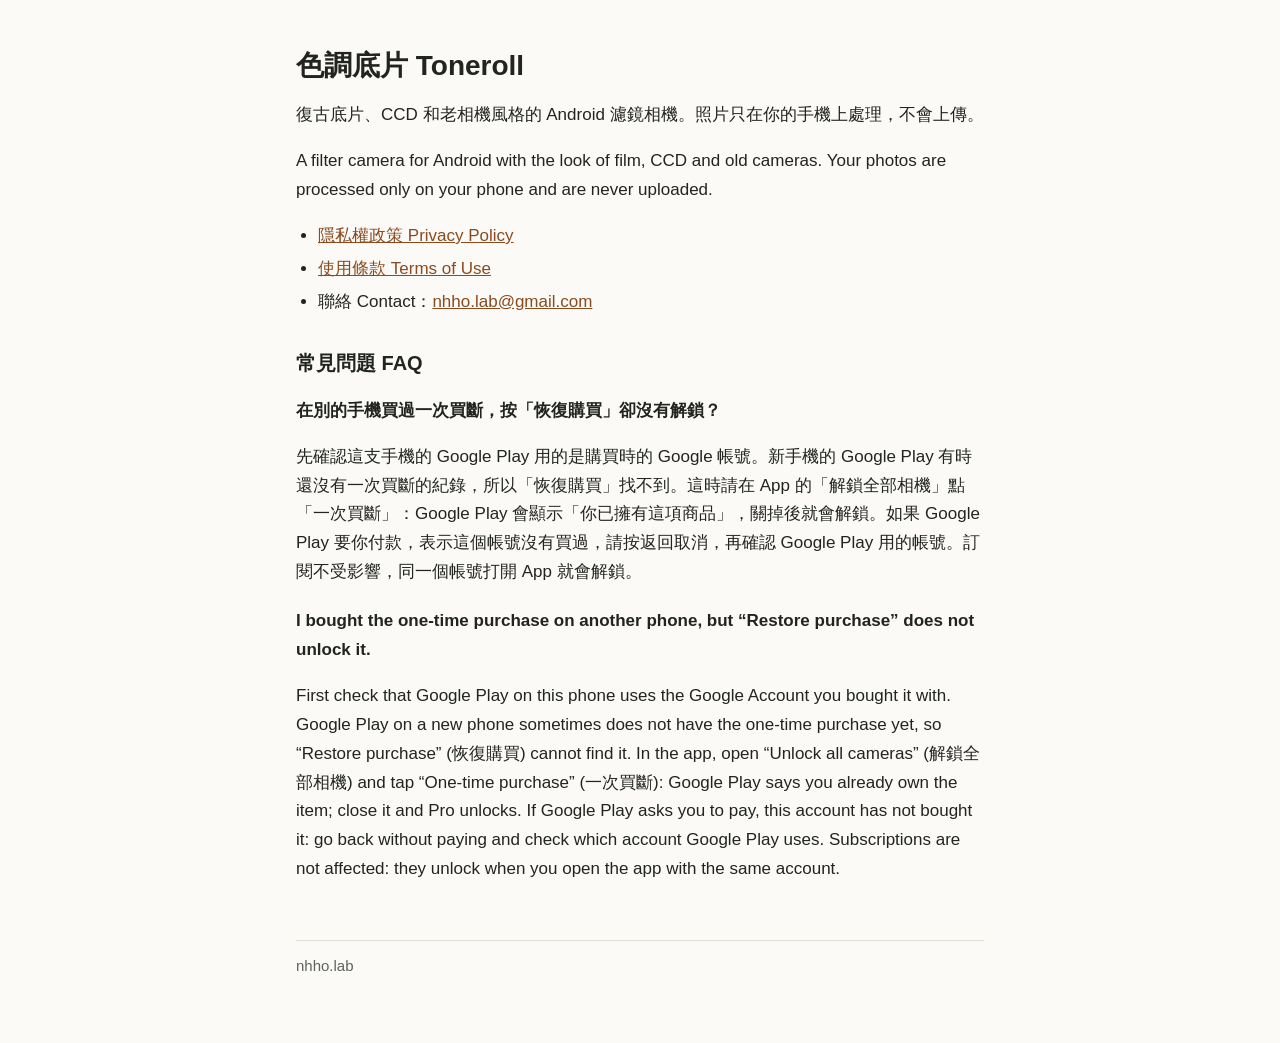
<file: toneroll/index.html>
<!doctype html>
<html lang="zh-Hant-TW">
<head>
<meta charset="utf-8">
<meta name="viewport" content="width=device-width, initial-scale=1">
<title>色調底片 Toneroll</title>
<link rel="stylesheet" href="style.css">
</head>
<body>
<main>
<h1>色調底片 Toneroll</h1>
<p>復古底片、CCD 和老相機風格的 Android 濾鏡相機。照片只在你的手機上處理，不會上傳。</p>
<p lang="en">A filter camera for Android with the look of film, CCD and old cameras. Your photos are processed only on your phone and are never uploaded.</p>
<ul>
<li><a href="privacy/">隱私權政策 Privacy Policy</a></li>
<li><a href="terms/">使用條款 Terms of Use</a></li>
<li>聯絡 Contact：<a href="mailto:nhho.lab@gmail.com">nhho.lab@gmail.com</a></li>
</ul>

<h2>常見問題 FAQ</h2>
<h3>在別的手機買過一次買斷，按「恢復購買」卻沒有解鎖？</h3>
<p>先確認這支手機的 Google Play 用的是購買時的 Google 帳號。新手機的 Google Play 有時還沒有一次買斷的紀錄，所以「恢復購買」找不到。這時請在 App 的「解鎖全部相機」點「一次買斷」：Google Play 會顯示「你已擁有這項商品」，關掉後就會解鎖。如果 Google Play 要你付款，表示這個帳號沒有買過，請按返回取消，再確認 Google Play 用的帳號。訂閱不受影響，同一個帳號打開 App 就會解鎖。</p>
<h3 lang="en">I bought the one-time purchase on another phone, but “Restore purchase” does not unlock it.</h3>
<p lang="en">First check that Google Play on this phone uses the Google Account you bought it with. Google Play on a new phone sometimes does not have the one-time purchase yet, so “Restore purchase” (恢復購買) cannot find it. In the app, open “Unlock all cameras” (解鎖全部相機) and tap “One-time purchase” (一次買斷): Google Play says you already own the item; close it and Pro unlocks. If Google Play asks you to pay, this account has not bought it: go back without paying and check which account Google Play uses. Subscriptions are not affected: they unlock when you open the app with the same account.</p>
<footer>nhho.lab</footer>
</main>
</body>
</html>
</file>
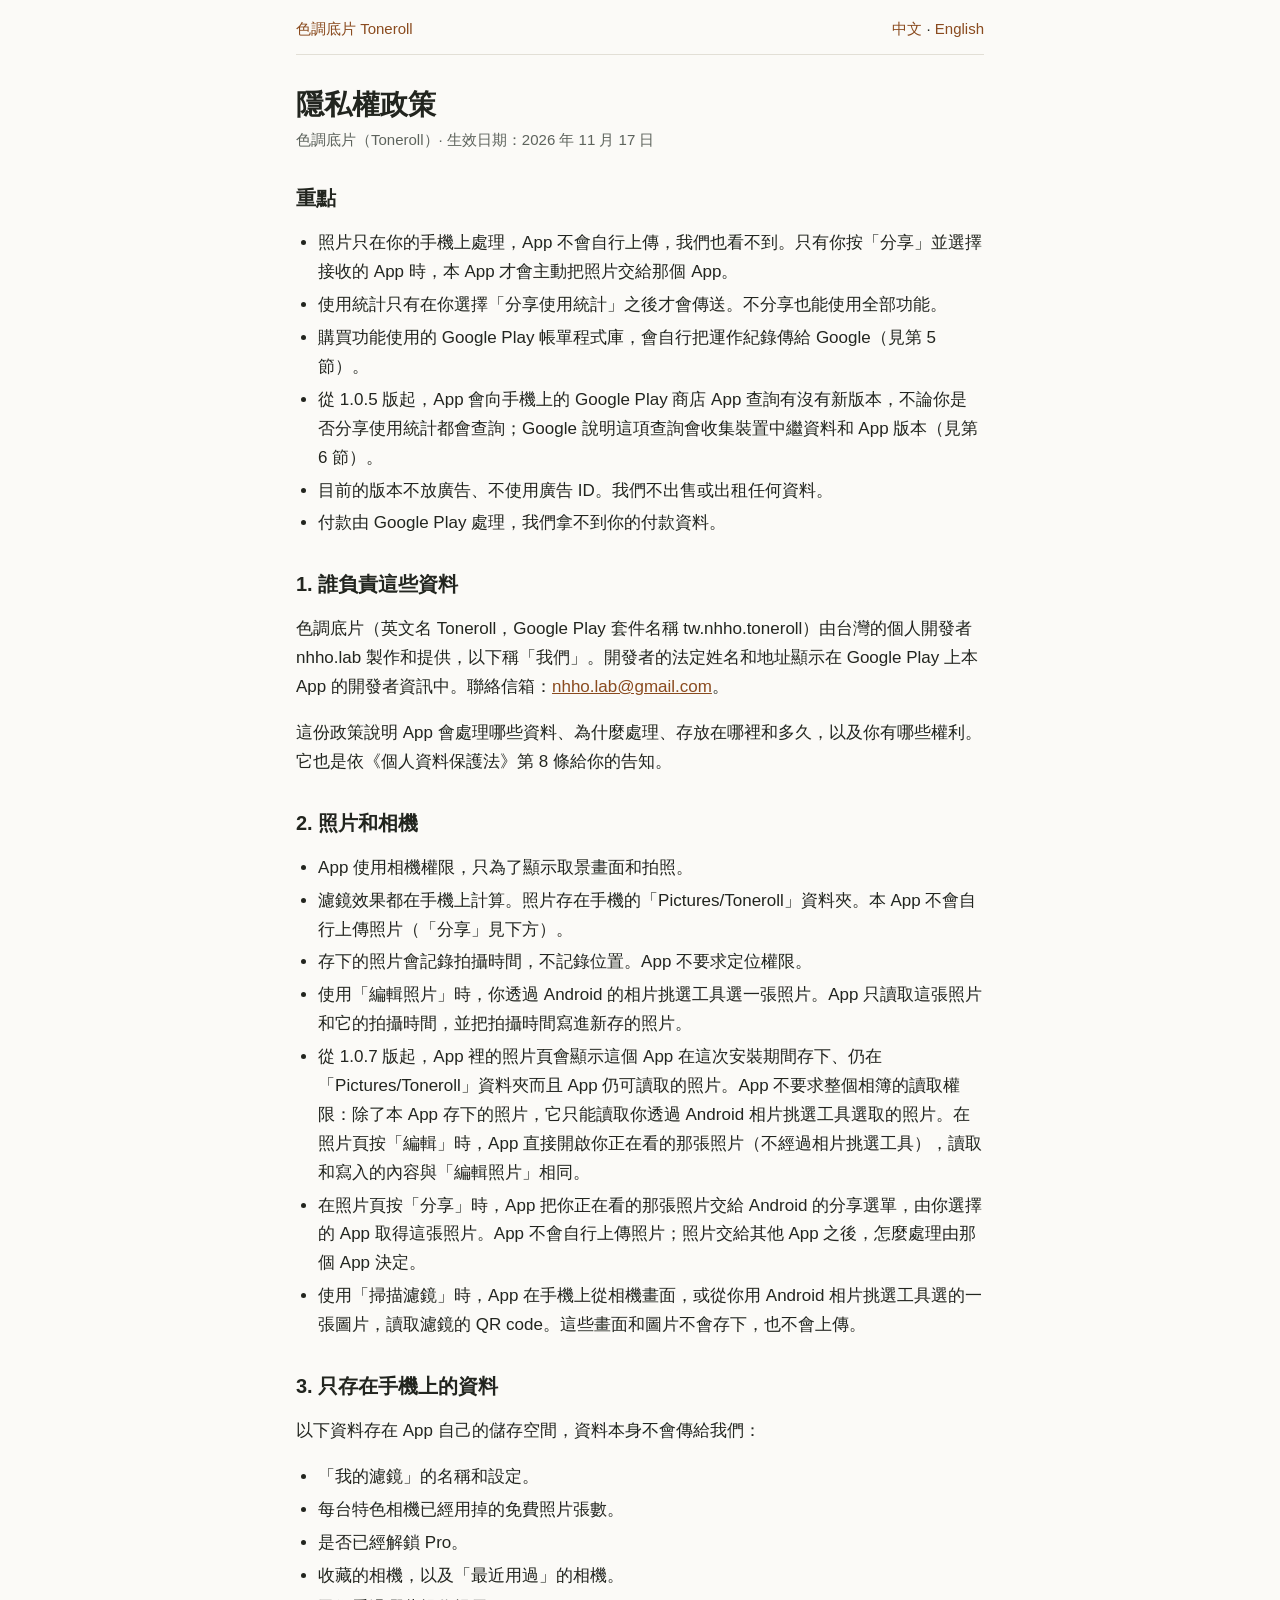
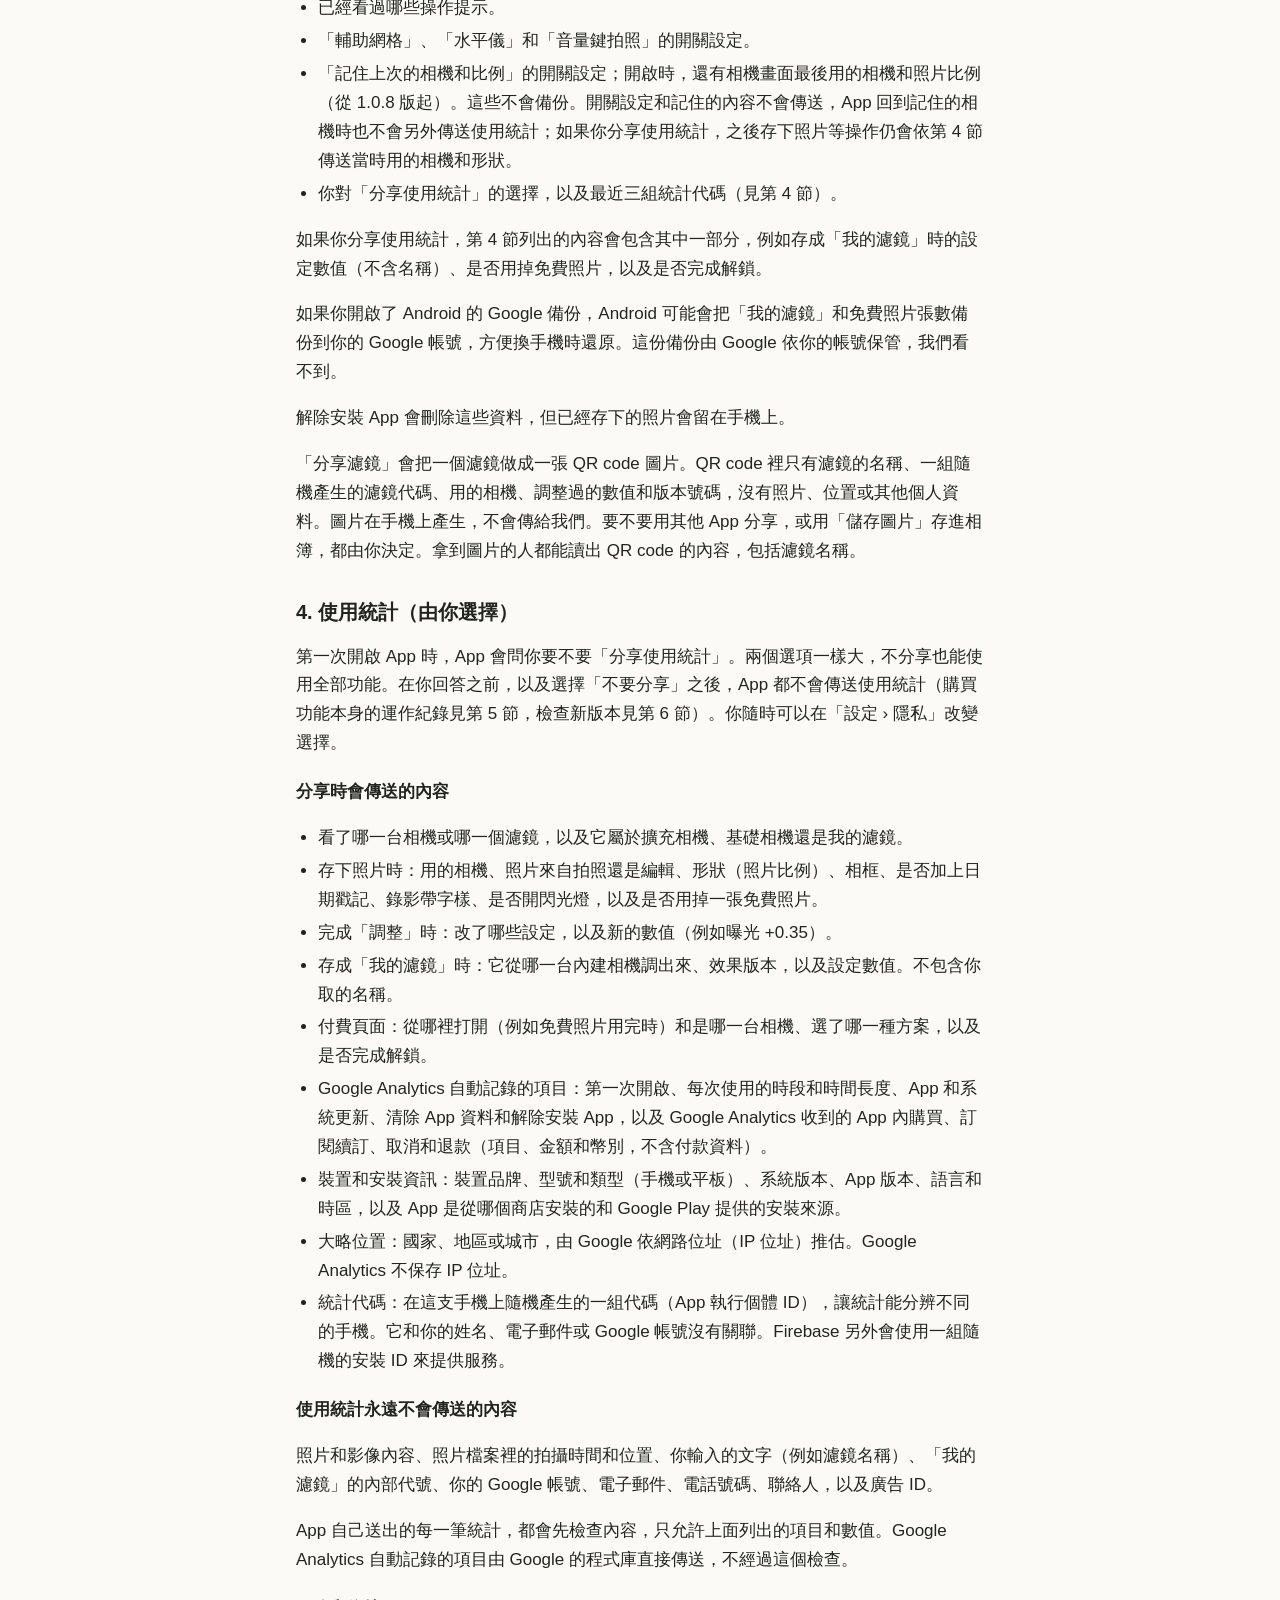
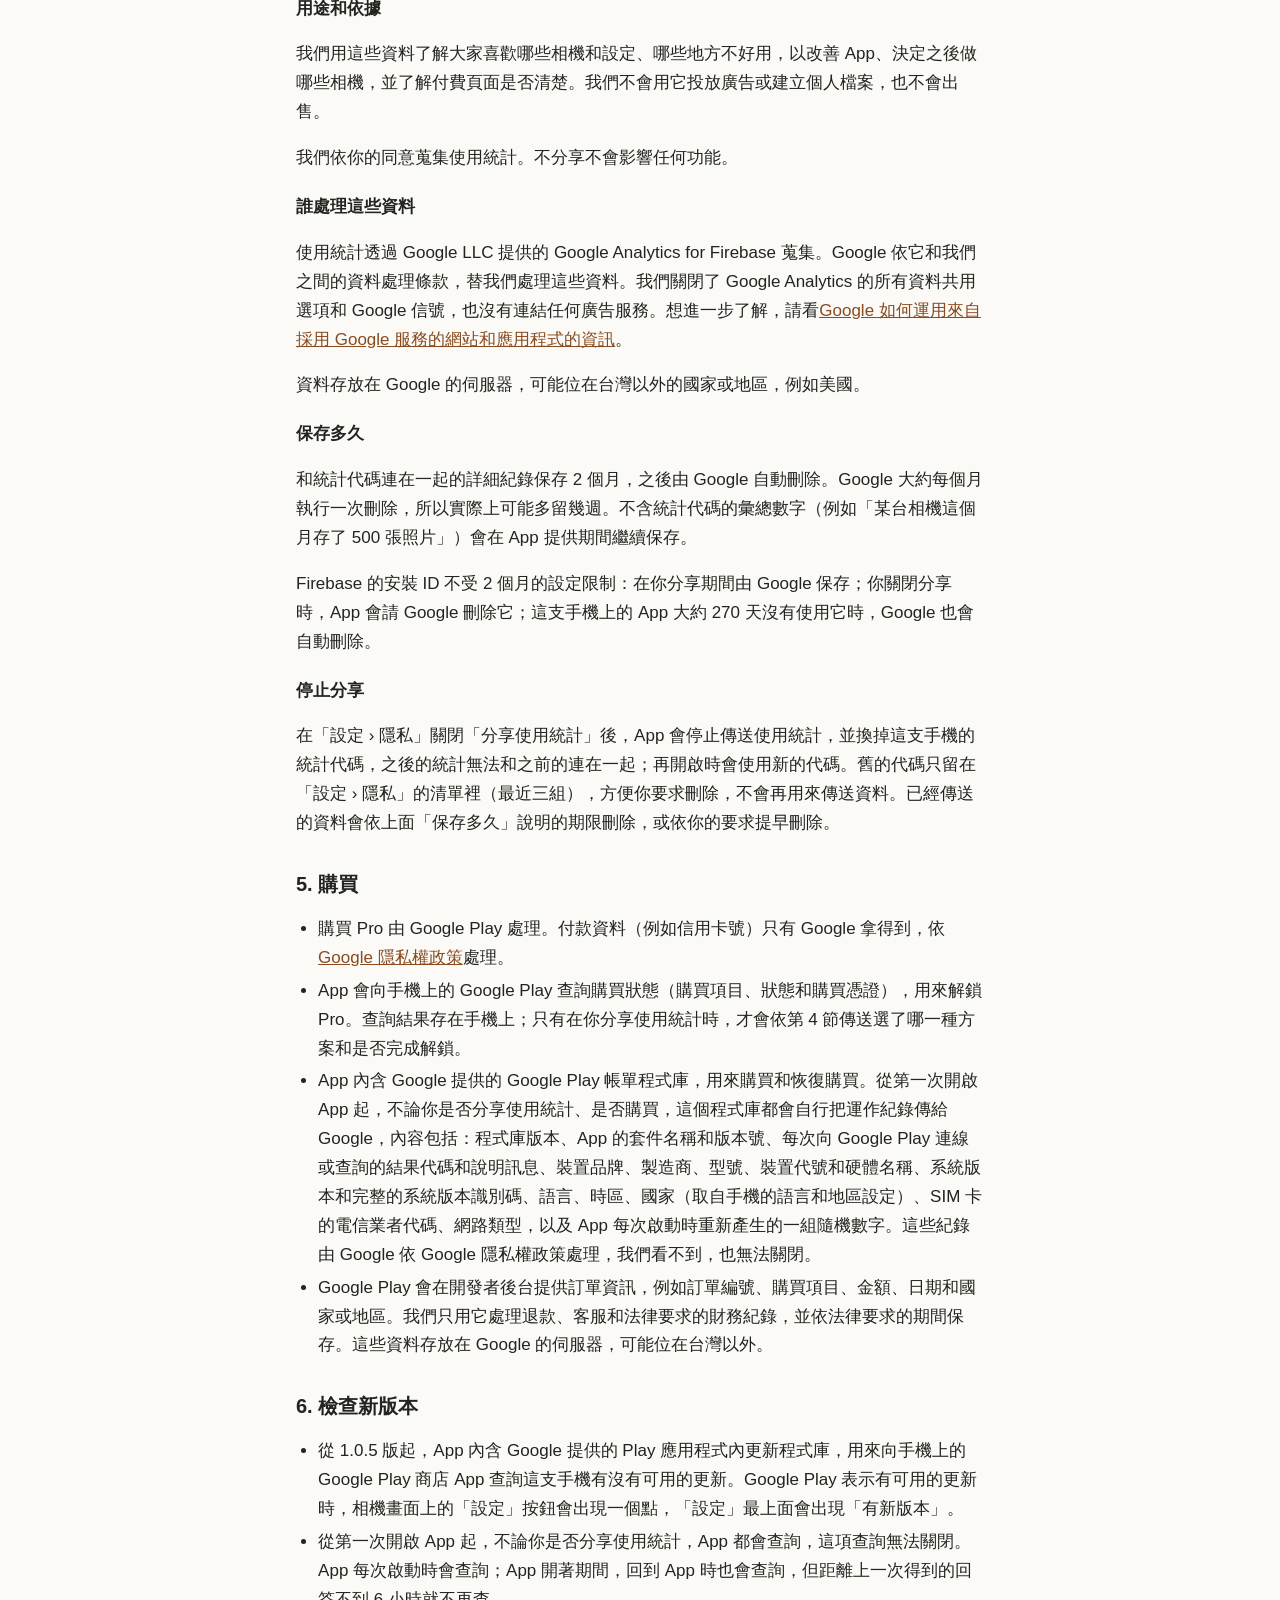
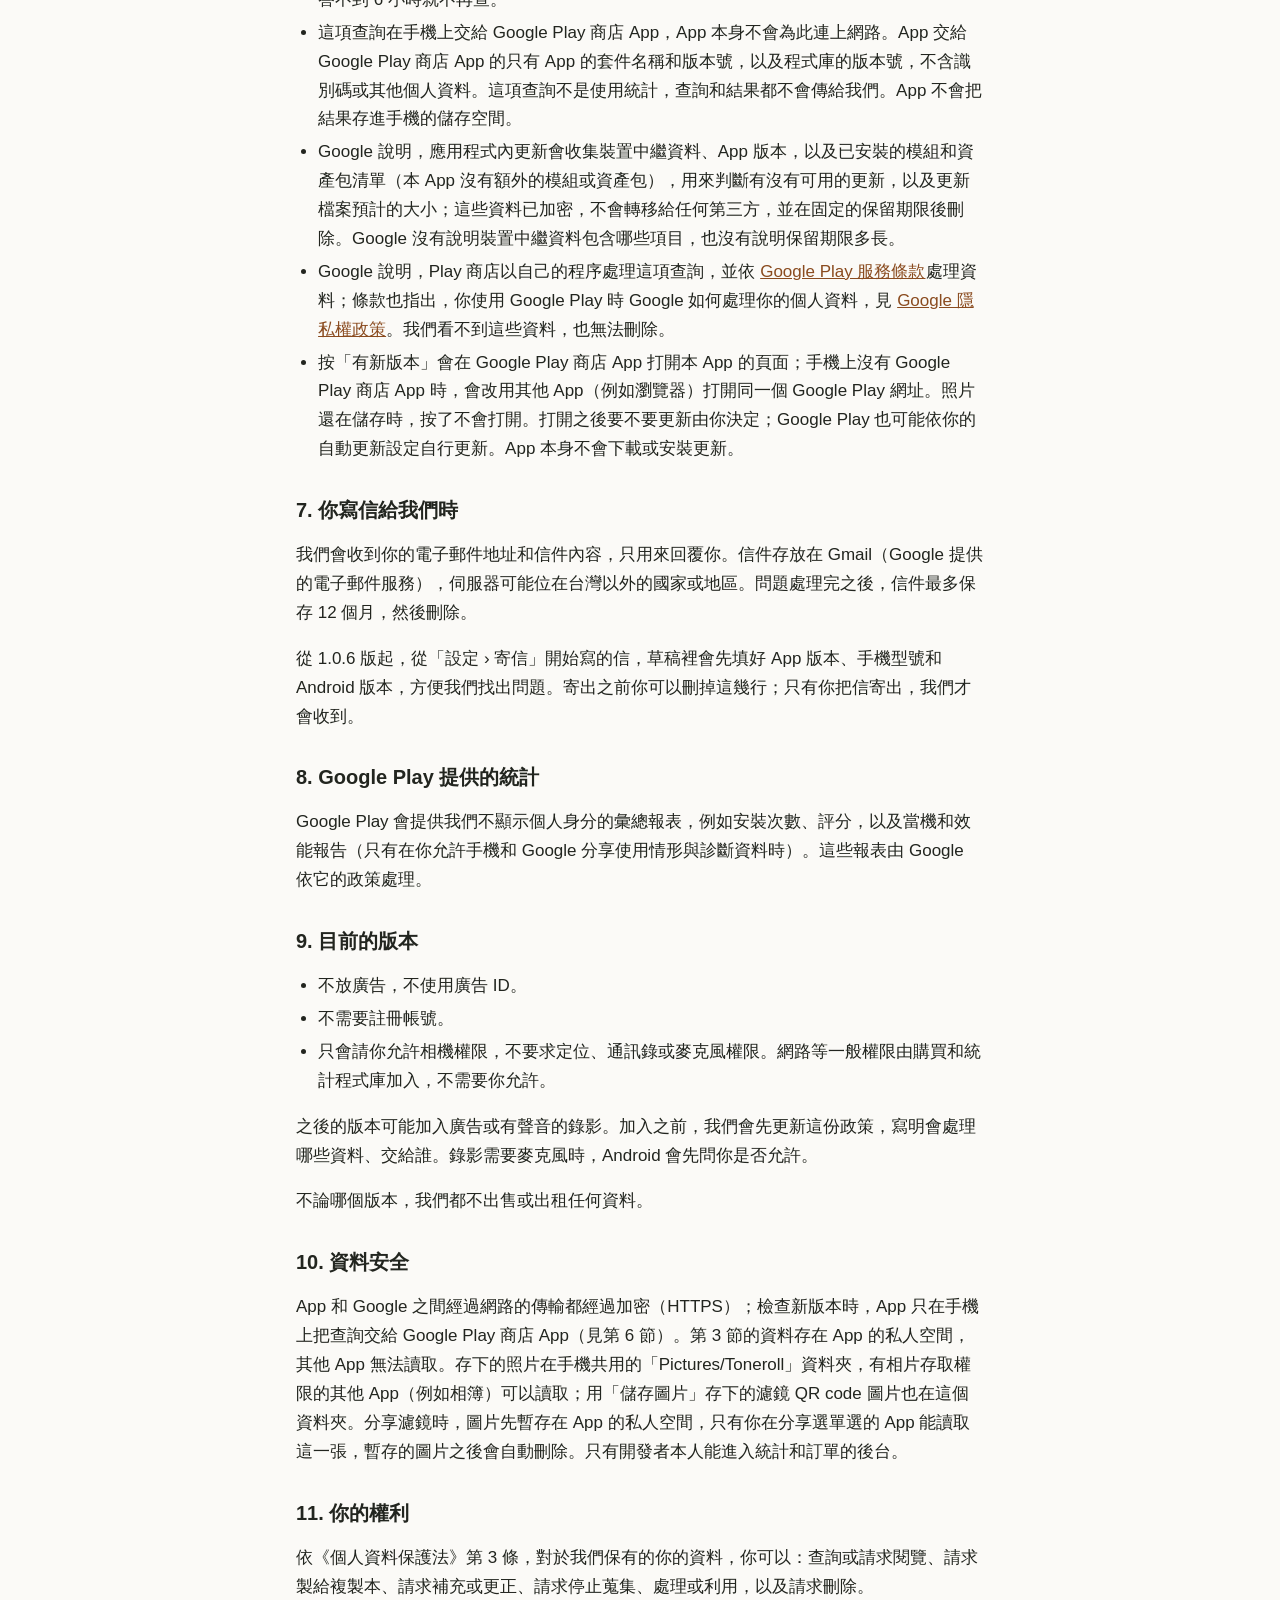
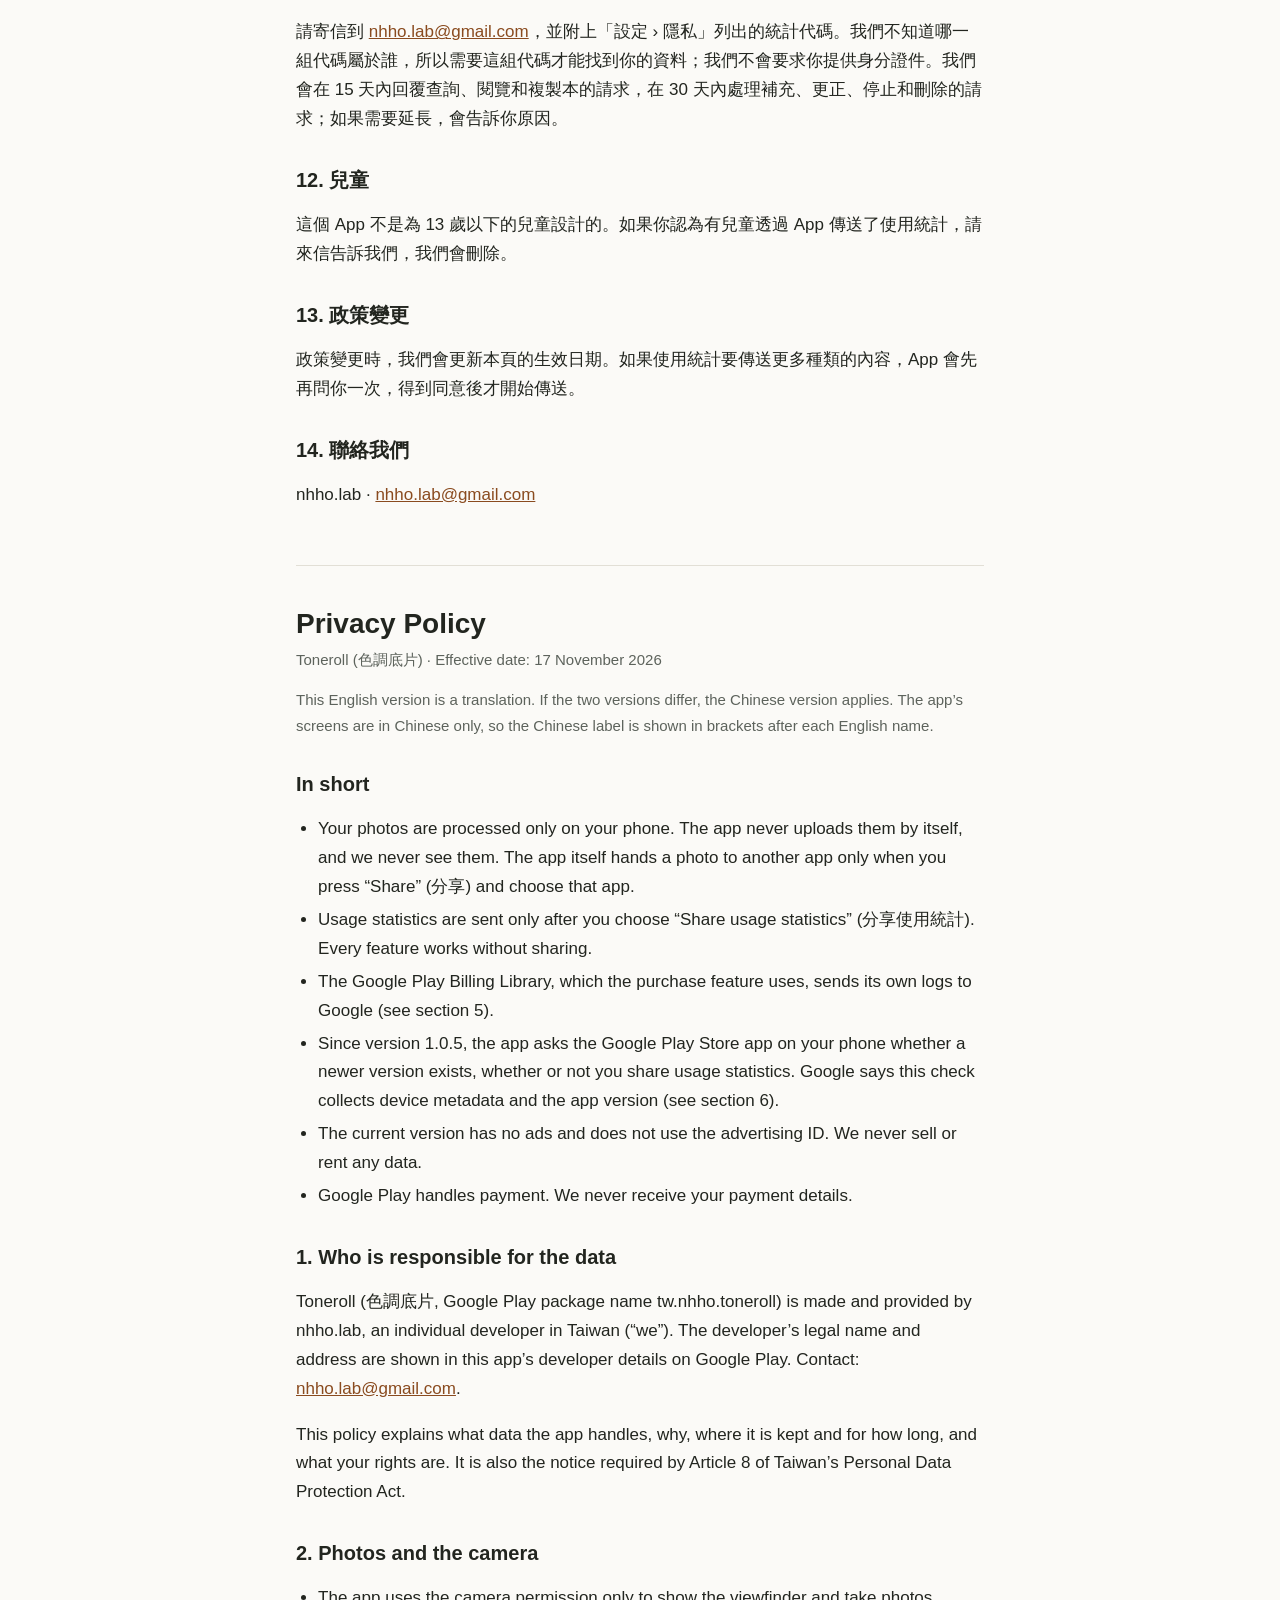
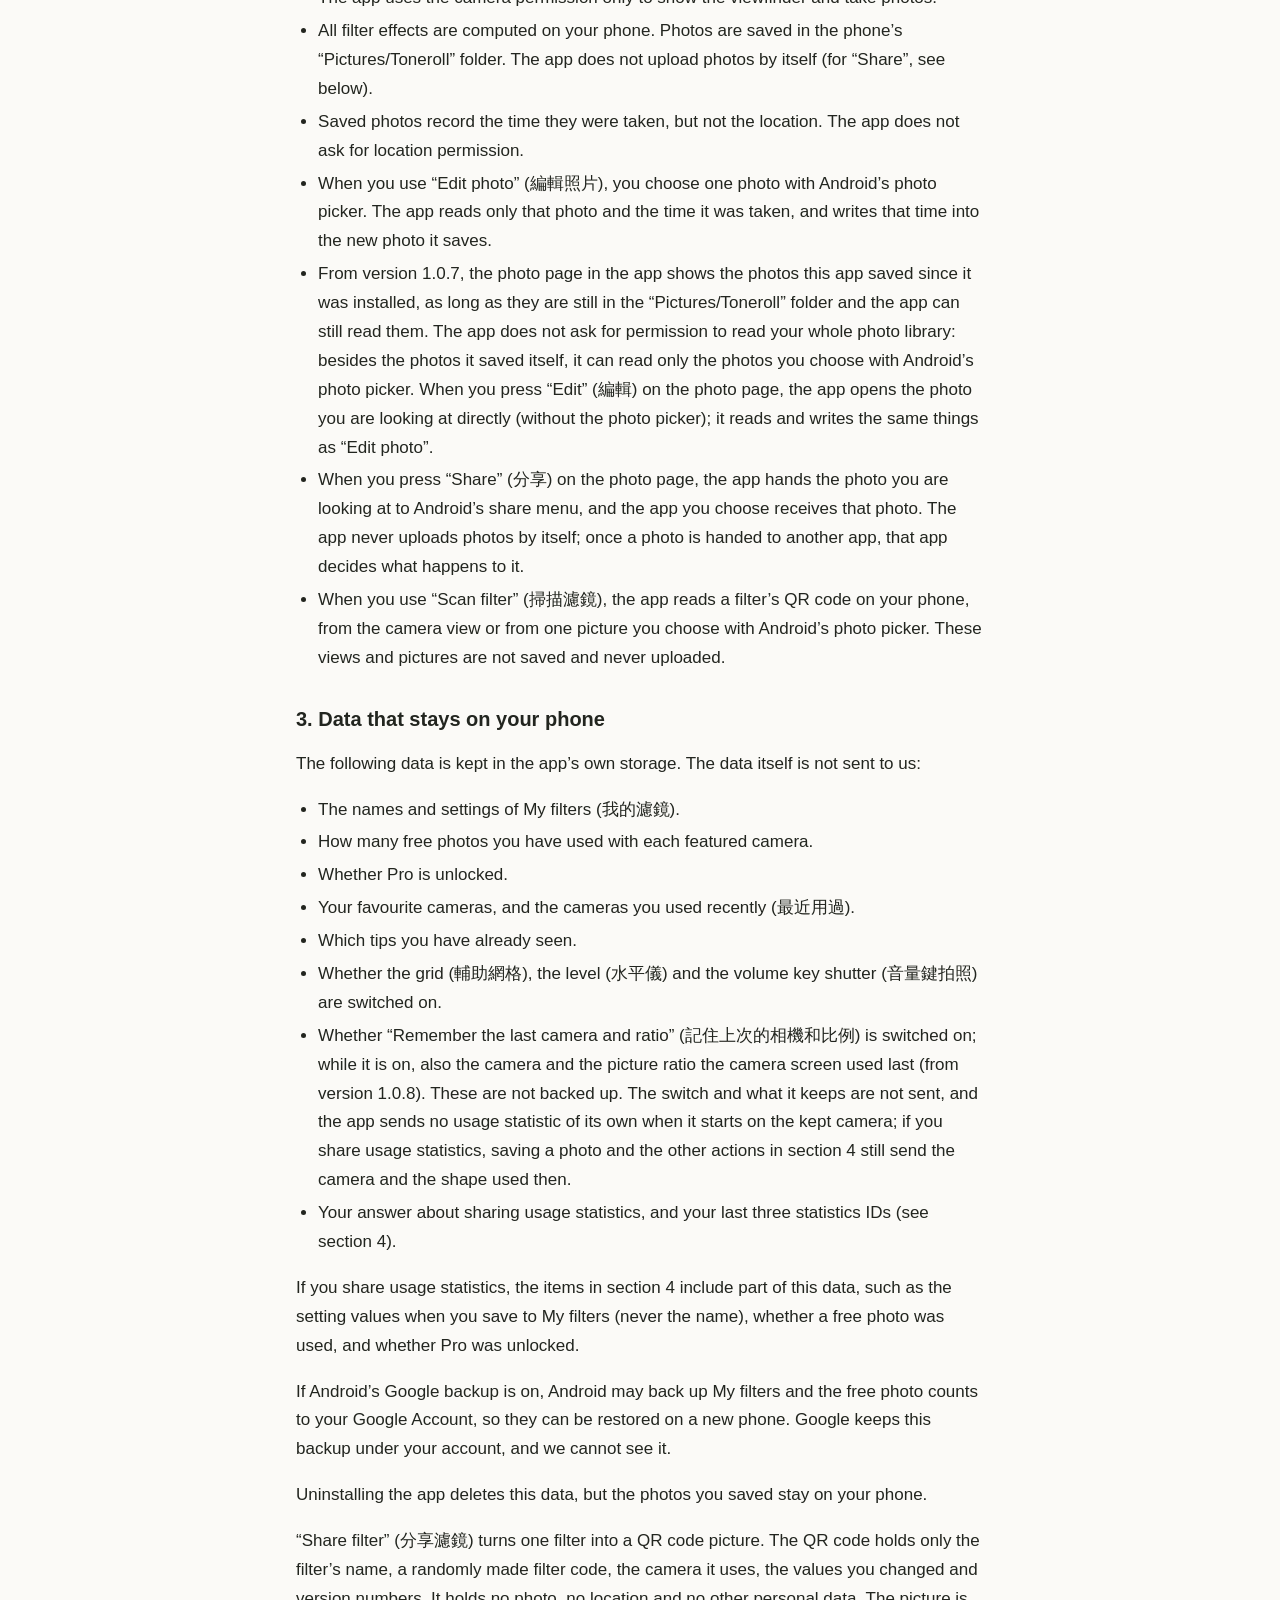
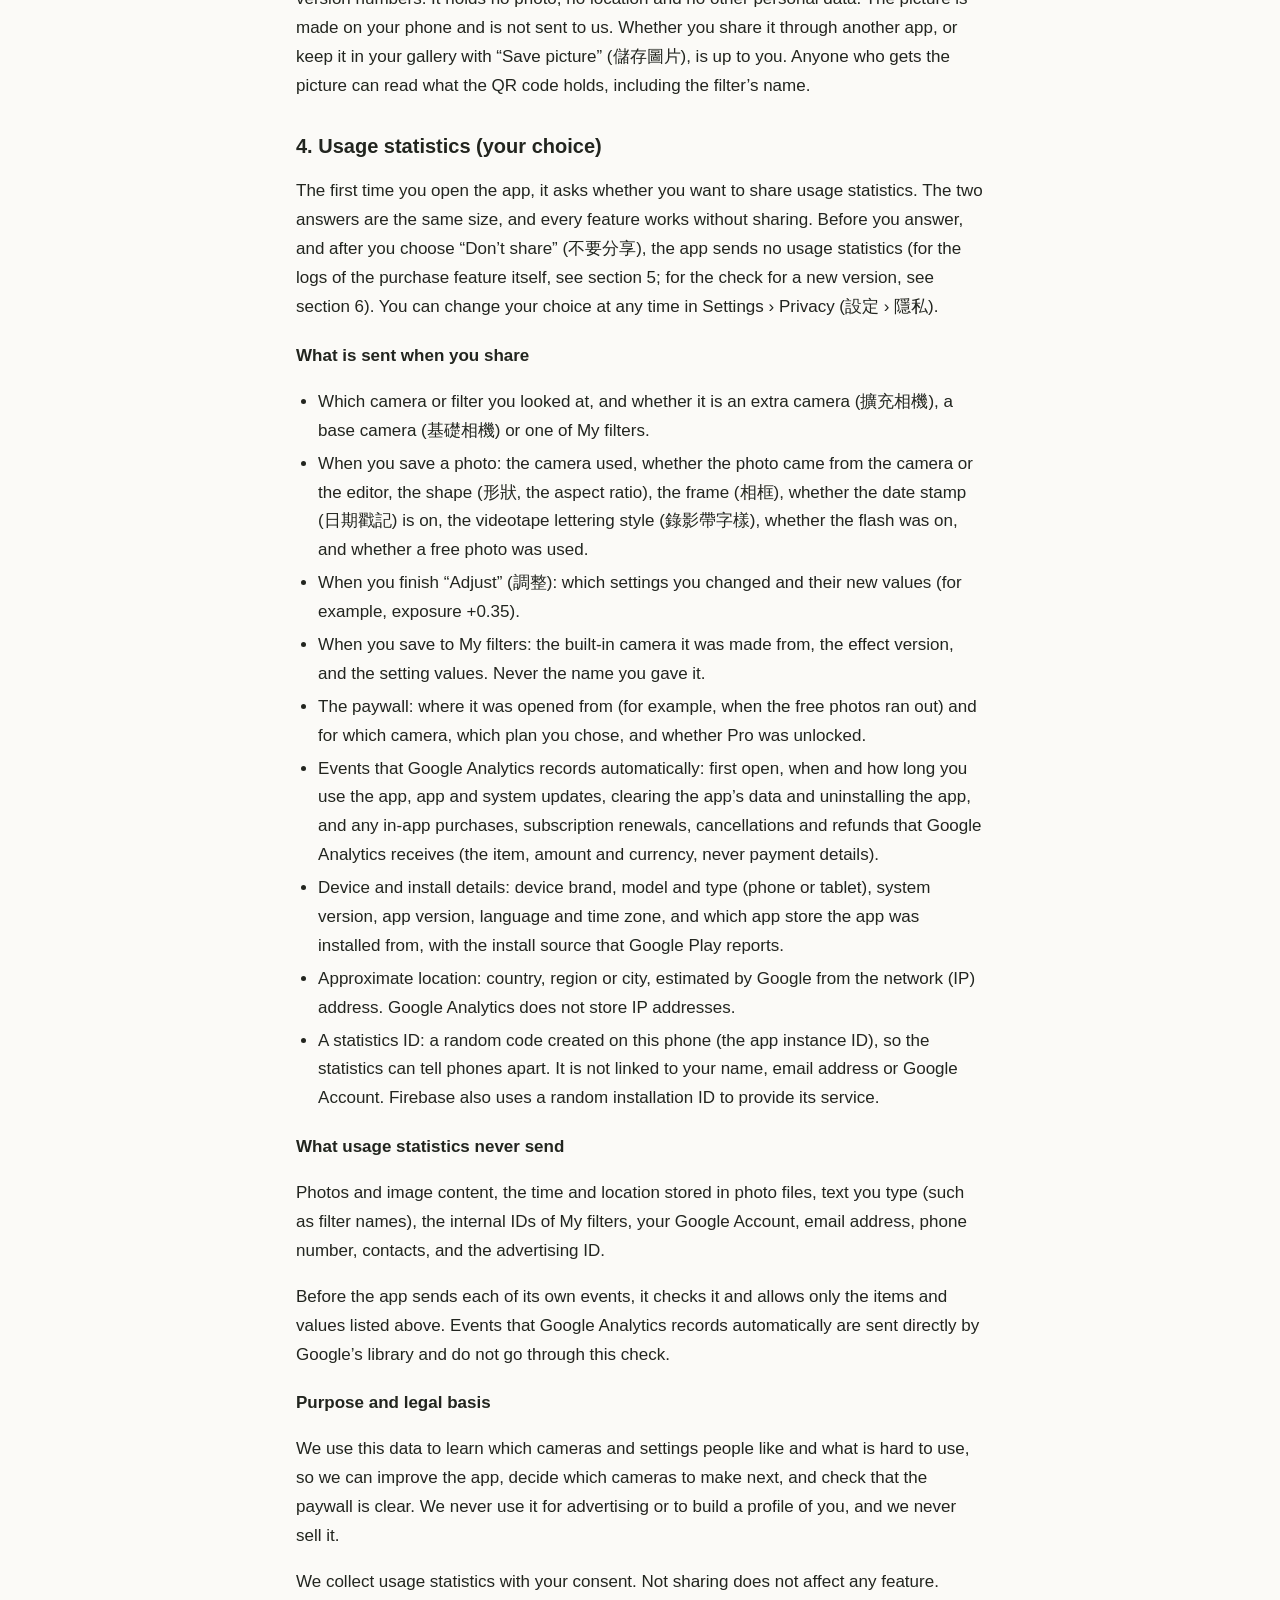
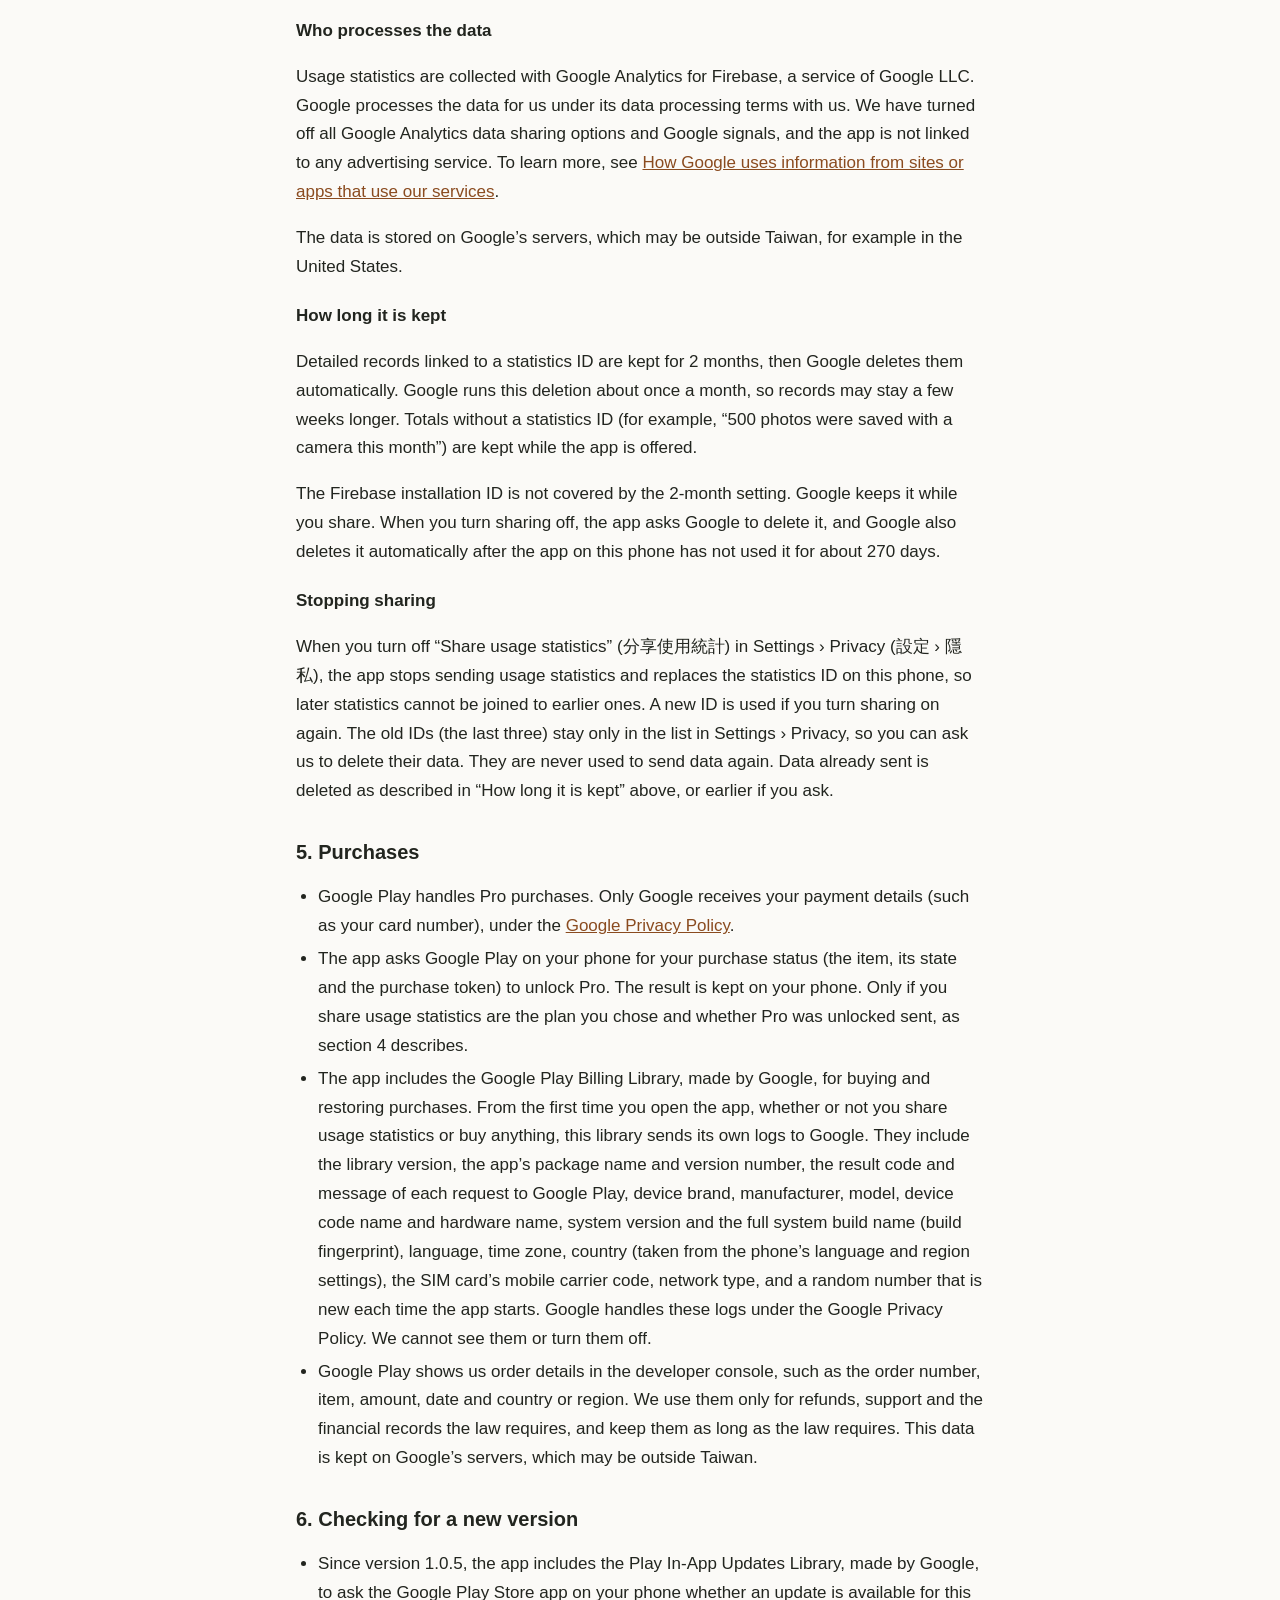
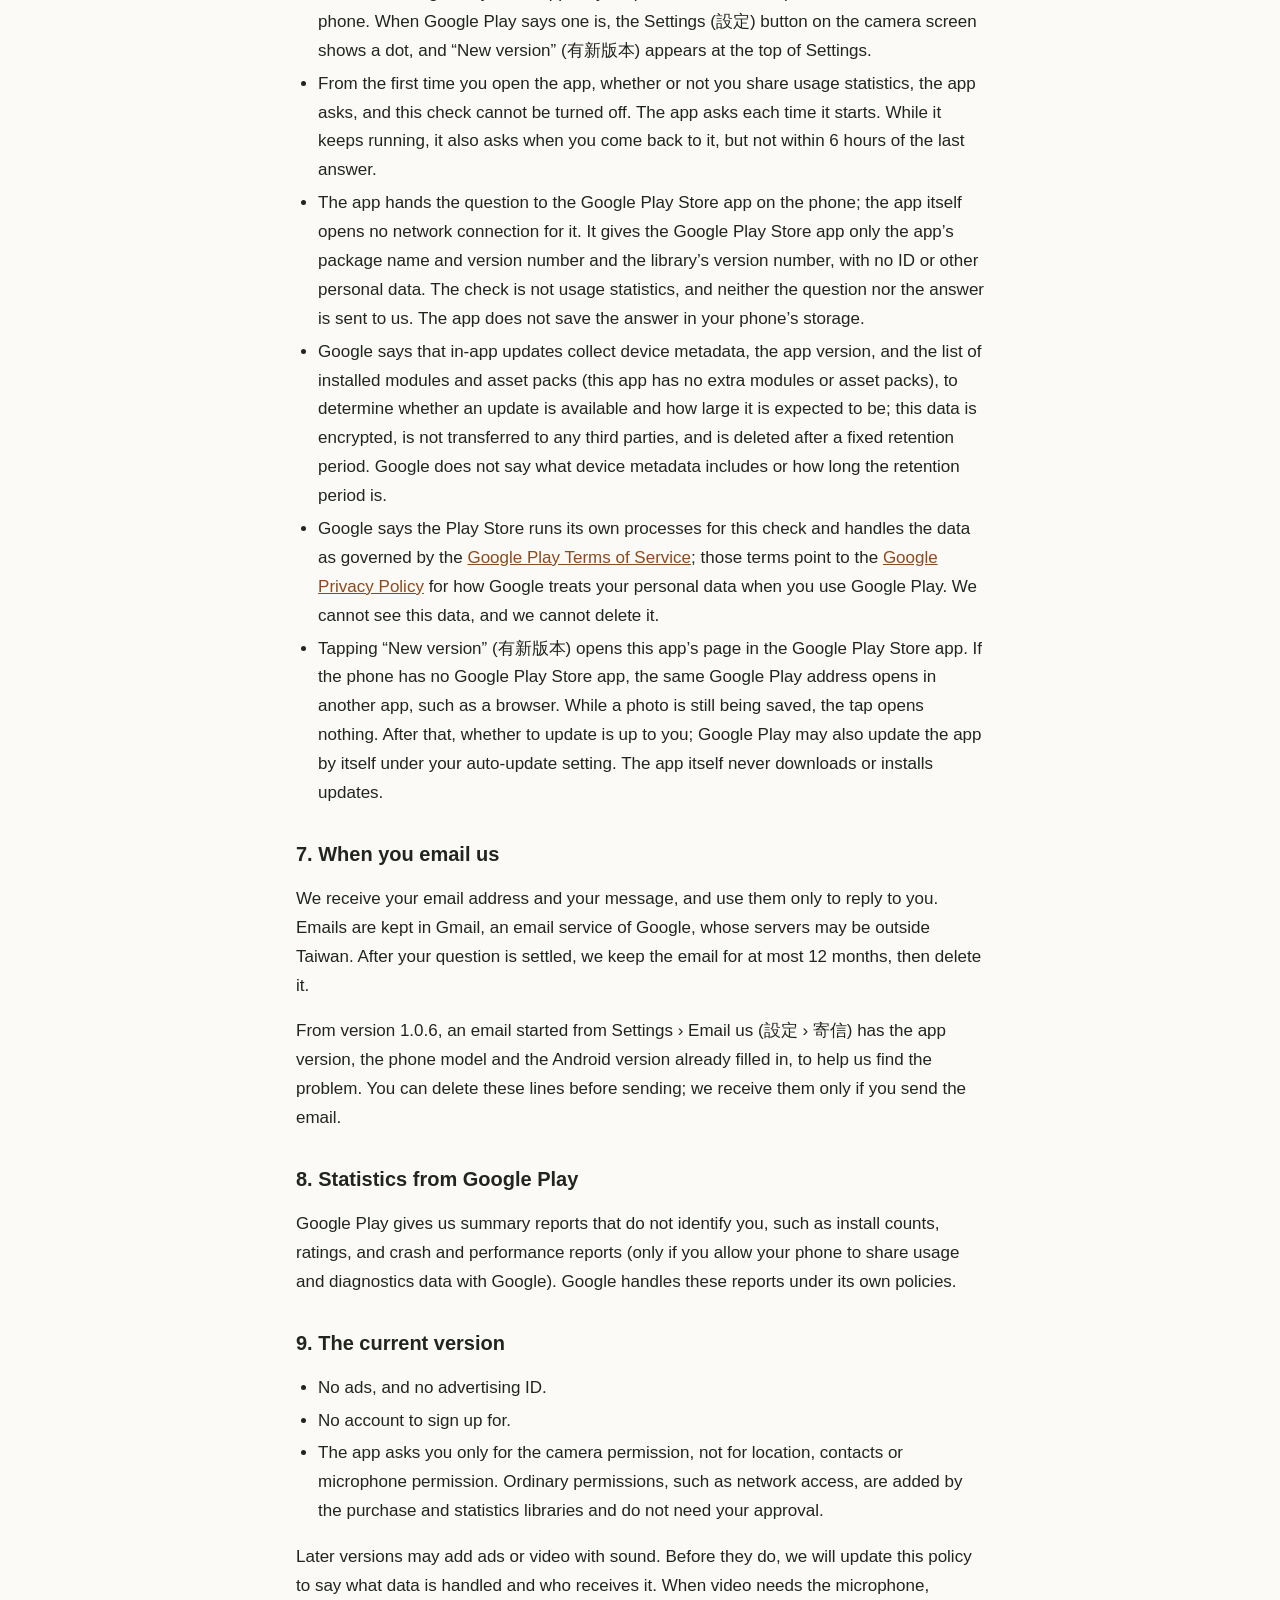
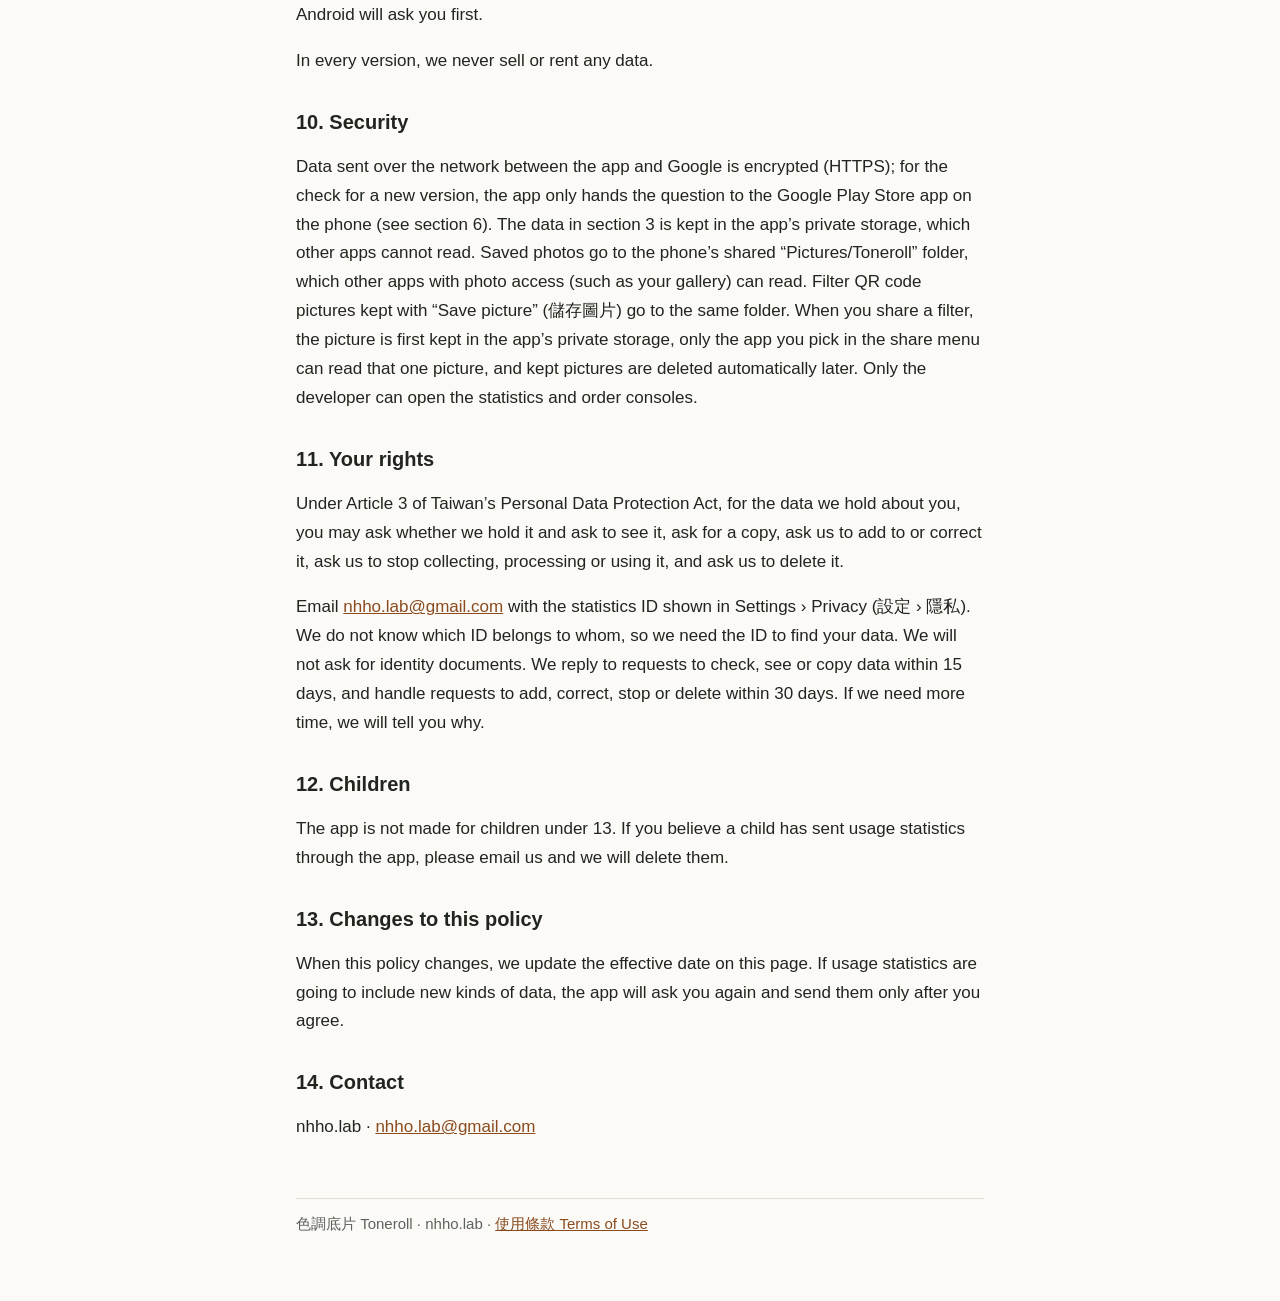
<file: toneroll/privacy/index.html>
<!doctype html>
<html lang="zh-Hant-TW">
<head>
<meta charset="utf-8">
<meta name="viewport" content="width=device-width, initial-scale=1">
<title>隱私權政策 · 色調底片 Toneroll</title>
<link rel="stylesheet" href="../style.css">
</head>
<body>
<main>
<nav class="top"><a href="../">色調底片 Toneroll</a><span><a href="#zh">中文</a> · <a href="#en">English</a></span></nav>

<article id="zh">
<h1>隱私權政策</h1>
<p class="meta">色調底片（Toneroll）· 生效日期：2026 年 11 月 17 日</p>

<h2>重點</h2>
<ul>
<li>照片只在你的手機上處理，App 不會自行上傳，我們也看不到。只有你按「分享」並選擇接收的 App 時，本 App 才會主動把照片交給那個 App。</li>
<li>使用統計只有在你選擇「分享使用統計」之後才會傳送。不分享也能使用全部功能。</li>
<li>購買功能使用的 Google Play 帳單程式庫，會自行把運作紀錄傳給 Google（見第 5 節）。</li>
<li>從 1.0.5 版起，App 會向手機上的 Google Play 商店 App 查詢有沒有新版本，不論你是否分享使用統計都會查詢；Google 說明這項查詢會收集裝置中繼資料和 App 版本（見第 6 節）。</li>
<li>目前的版本不放廣告、不使用廣告 ID。我們不出售或出租任何資料。</li>
<li>付款由 Google Play 處理，我們拿不到你的付款資料。</li>
</ul>

<h2>1. 誰負責這些資料</h2>
<p>色調底片（英文名 Toneroll，Google Play 套件名稱 tw.nhho.toneroll）由台灣的個人開發者 nhho.lab 製作和提供，以下稱「我們」。開發者的法定姓名和地址顯示在 Google Play 上本 App 的開發者資訊中。聯絡信箱：<a href="mailto:nhho.lab@gmail.com">nhho.lab@gmail.com</a>。</p>
<p>這份政策說明 App 會處理哪些資料、為什麼處理、存放在哪裡和多久，以及你有哪些權利。它也是依《個人資料保護法》第 8 條給你的告知。</p>

<h2>2. 照片和相機</h2>
<ul>
<li>App 使用相機權限，只為了顯示取景畫面和拍照。</li>
<li>濾鏡效果都在手機上計算。照片存在手機的「Pictures/Toneroll」資料夾。本 App 不會自行上傳照片（「分享」見下方）。</li>
<li>存下的照片會記錄拍攝時間，不記錄位置。App 不要求定位權限。</li>
<li>使用「編輯照片」時，你透過 Android 的相片挑選工具選一張照片。App 只讀取這張照片和它的拍攝時間，並把拍攝時間寫進新存的照片。</li>
<li>從 1.0.7 版起，App 裡的照片頁會顯示這個 App 在這次安裝期間存下、仍在「Pictures/Toneroll」資料夾而且 App 仍可讀取的照片。App 不要求整個相簿的讀取權限：除了本 App 存下的照片，它只能讀取你透過 Android 相片挑選工具選取的照片。在照片頁按「編輯」時，App 直接開啟你正在看的那張照片（不經過相片挑選工具），讀取和寫入的內容與「編輯照片」相同。</li>
<li>在照片頁按「分享」時，App 把你正在看的那張照片交給 Android 的分享選單，由你選擇的 App 取得這張照片。App 不會自行上傳照片；照片交給其他 App 之後，怎麼處理由那個 App 決定。</li>
<li>使用「掃描濾鏡」時，App 在手機上從相機畫面，或從你用 Android 相片挑選工具選的一張圖片，讀取濾鏡的 QR code。這些畫面和圖片不會存下，也不會上傳。</li>
</ul>

<h2>3. 只存在手機上的資料</h2>
<p>以下資料存在 App 自己的儲存空間，資料本身不會傳給我們：</p>
<ul>
<li>「我的濾鏡」的名稱和設定。</li>
<li>每台特色相機已經用掉的免費照片張數。</li>
<li>是否已經解鎖 Pro。</li>
<li>收藏的相機，以及「最近用過」的相機。</li>
<li>已經看過哪些操作提示。</li>
<li>「輔助網格」、「水平儀」和「音量鍵拍照」的開關設定。</li>
<li>「記住上次的相機和比例」的開關設定；開啟時，還有相機畫面最後用的相機和照片比例（從 1.0.8 版起）。這些不會備份。開關設定和記住的內容不會傳送，App 回到記住的相機時也不會另外傳送使用統計；如果你分享使用統計，之後存下照片等操作仍會依第 4 節傳送當時用的相機和形狀。</li>
<li>你對「分享使用統計」的選擇，以及最近三組統計代碼（見第 4 節）。</li>
</ul>
<p>如果你分享使用統計，第 4 節列出的內容會包含其中一部分，例如存成「我的濾鏡」時的設定數值（不含名稱）、是否用掉免費照片，以及是否完成解鎖。</p>
<p>如果你開啟了 Android 的 Google 備份，Android 可能會把「我的濾鏡」和免費照片張數備份到你的 Google 帳號，方便換手機時還原。這份備份由 Google 依你的帳號保管，我們看不到。</p>
<p>解除安裝 App 會刪除這些資料，但已經存下的照片會留在手機上。</p>
<p>「分享濾鏡」會把一個濾鏡做成一張 QR code 圖片。QR code 裡只有濾鏡的名稱、一組隨機產生的濾鏡代碼、用的相機、調整過的數值和版本號碼，沒有照片、位置或其他個人資料。圖片在手機上產生，不會傳給我們。要不要用其他 App 分享，或用「儲存圖片」存進相簿，都由你決定。拿到圖片的人都能讀出 QR code 的內容，包括濾鏡名稱。</p>

<h2>4. 使用統計（由你選擇）</h2>
<p>第一次開啟 App 時，App 會問你要不要「分享使用統計」。兩個選項一樣大，不分享也能使用全部功能。在你回答之前，以及選擇「不要分享」之後，App 都不會傳送使用統計（購買功能本身的運作紀錄見第 5 節，檢查新版本見第 6 節）。你隨時可以在「設定 › 隱私」改變選擇。</p>

<h3>分享時會傳送的內容</h3>
<ul>
<li>看了哪一台相機或哪一個濾鏡，以及它屬於擴充相機、基礎相機還是我的濾鏡。</li>
<li>存下照片時：用的相機、照片來自拍照還是編輯、形狀（照片比例）、相框、是否加上日期戳記、錄影帶字樣、是否開閃光燈，以及是否用掉一張免費照片。</li>
<li>完成「調整」時：改了哪些設定，以及新的數值（例如曝光 +0.35）。</li>
<li>存成「我的濾鏡」時：它從哪一台內建相機調出來、效果版本，以及設定數值。不包含你取的名稱。</li>
<li>付費頁面：從哪裡打開（例如免費照片用完時）和是哪一台相機、選了哪一種方案，以及是否完成解鎖。</li>
<li>Google Analytics 自動記錄的項目：第一次開啟、每次使用的時段和時間長度、App 和系統更新、清除 App 資料和解除安裝 App，以及 Google Analytics 收到的 App 內購買、訂閱續訂、取消和退款（項目、金額和幣別，不含付款資料）。</li>
<li>裝置和安裝資訊：裝置品牌、型號和類型（手機或平板）、系統版本、App 版本、語言和時區，以及 App 是從哪個商店安裝的和 Google Play 提供的安裝來源。</li>
<li>大略位置：國家、地區或城市，由 Google 依網路位址（IP 位址）推估。Google Analytics 不保存 IP 位址。</li>
<li>統計代碼：在這支手機上隨機產生的一組代碼（App 執行個體 ID），讓統計能分辨不同的手機。它和你的姓名、電子郵件或 Google 帳號沒有關聯。Firebase 另外會使用一組隨機的安裝 ID 來提供服務。</li>
</ul>

<h3>使用統計永遠不會傳送的內容</h3>
<p>照片和影像內容、照片檔案裡的拍攝時間和位置、你輸入的文字（例如濾鏡名稱）、「我的濾鏡」的內部代號、你的 Google 帳號、電子郵件、電話號碼、聯絡人，以及廣告 ID。</p>
<p>App 自己送出的每一筆統計，都會先檢查內容，只允許上面列出的項目和數值。Google Analytics 自動記錄的項目由 Google 的程式庫直接傳送，不經過這個檢查。</p>

<h3>用途和依據</h3>
<p>我們用這些資料了解大家喜歡哪些相機和設定、哪些地方不好用，以改善 App、決定之後做哪些相機，並了解付費頁面是否清楚。我們不會用它投放廣告或建立個人檔案，也不會出售。</p>
<p>我們依你的同意蒐集使用統計。不分享不會影響任何功能。</p>

<h3>誰處理這些資料</h3>
<p>使用統計透過 Google LLC 提供的 Google Analytics for Firebase 蒐集。Google 依它和我們之間的資料處理條款，替我們處理這些資料。我們關閉了 Google Analytics 的所有資料共用選項和 Google 信號，也沒有連結任何廣告服務。想進一步了解，請看<a href="https://policies.google.com/technologies/partner-sites?hl=zh-TW">Google 如何運用來自採用 Google 服務的網站和應用程式的資訊</a>。</p>
<p>資料存放在 Google 的伺服器，可能位在台灣以外的國家或地區，例如美國。</p>

<h3>保存多久</h3>
<p>和統計代碼連在一起的詳細紀錄保存 2 個月，之後由 Google 自動刪除。Google 大約每個月執行一次刪除，所以實際上可能多留幾週。不含統計代碼的彙總數字（例如「某台相機這個月存了 500 張照片」）會在 App 提供期間繼續保存。</p>
<p>Firebase 的安裝 ID 不受 2 個月的設定限制：在你分享期間由 Google 保存；你關閉分享時，App 會請 Google 刪除它；這支手機上的 App 大約 270 天沒有使用它時，Google 也會自動刪除。</p>

<h3>停止分享</h3>
<p>在「設定 › 隱私」關閉「分享使用統計」後，App 會停止傳送使用統計，並換掉這支手機的統計代碼，之後的統計無法和之前的連在一起；再開啟時會使用新的代碼。舊的代碼只留在「設定 › 隱私」的清單裡（最近三組），方便你要求刪除，不會再用來傳送資料。已經傳送的資料會依上面「保存多久」說明的期限刪除，或依你的要求提早刪除。</p>

<h2>5. 購買</h2>
<ul>
<li>購買 Pro 由 Google Play 處理。付款資料（例如信用卡號）只有 Google 拿得到，依 <a href="https://policies.google.com/privacy?hl=zh-TW">Google 隱私權政策</a>處理。</li>
<li>App 會向手機上的 Google Play 查詢購買狀態（購買項目、狀態和購買憑證），用來解鎖 Pro。查詢結果存在手機上；只有在你分享使用統計時，才會依第 4 節傳送選了哪一種方案和是否完成解鎖。</li>
<li>App 內含 Google 提供的 Google Play 帳單程式庫，用來購買和恢復購買。從第一次開啟 App 起，不論你是否分享使用統計、是否購買，這個程式庫都會自行把運作紀錄傳給 Google，內容包括：程式庫版本、App 的套件名稱和版本號、每次向 Google Play 連線或查詢的結果代碼和說明訊息、裝置品牌、製造商、型號、裝置代號和硬體名稱、系統版本和完整的系統版本識別碼、語言、時區、國家（取自手機的語言和地區設定）、SIM 卡的電信業者代碼、網路類型，以及 App 每次啟動時重新產生的一組隨機數字。這些紀錄由 Google 依 Google 隱私權政策處理，我們看不到，也無法關閉。</li>
<li>Google Play 會在開發者後台提供訂單資訊，例如訂單編號、購買項目、金額、日期和國家或地區。我們只用它處理退款、客服和法律要求的財務紀錄，並依法律要求的期間保存。這些資料存放在 Google 的伺服器，可能位在台灣以外。</li>
</ul>

<h2>6. 檢查新版本</h2>
<ul>
<li>從 1.0.5 版起，App 內含 Google 提供的 Play 應用程式內更新程式庫，用來向手機上的 Google Play 商店 App 查詢這支手機有沒有可用的更新。Google Play 表示有可用的更新時，相機畫面上的「設定」按鈕會出現一個點，「設定」最上面會出現「有新版本」。</li>
<li>從第一次開啟 App 起，不論你是否分享使用統計，App 都會查詢，這項查詢無法關閉。App 每次啟動時會查詢；App 開著期間，回到 App 時也會查詢，但距離上一次得到的回答不到 6 小時就不再查。</li>
<li>這項查詢在手機上交給 Google Play 商店 App，App 本身不會為此連上網路。App 交給 Google Play 商店 App 的只有 App 的套件名稱和版本號，以及程式庫的版本號，不含識別碼或其他個人資料。這項查詢不是使用統計，查詢和結果都不會傳給我們。App 不會把結果存進手機的儲存空間。</li>
<li>Google 說明，應用程式內更新會收集裝置中繼資料、App 版本，以及已安裝的模組和資產包清單（本 App 沒有額外的模組或資產包），用來判斷有沒有可用的更新，以及更新檔案預計的大小；這些資料已加密，不會轉移給任何第三方，並在固定的保留期限後刪除。Google 沒有說明裝置中繼資料包含哪些項目，也沒有說明保留期限多長。</li>
<li>Google 說明，Play 商店以自己的程序處理這項查詢，並依 <a href="https://play.google.com/intl/zh-TW_tw/about/play-terms/index.html">Google Play 服務條款</a>處理資料；條款也指出，你使用 Google Play 時 Google 如何處理你的個人資料，見 <a href="https://policies.google.com/privacy?hl=zh-TW">Google 隱私權政策</a>。我們看不到這些資料，也無法刪除。</li>
<li>按「有新版本」會在 Google Play 商店 App 打開本 App 的頁面；手機上沒有 Google Play 商店 App 時，會改用其他 App（例如瀏覽器）打開同一個 Google Play 網址。照片還在儲存時，按了不會打開。打開之後要不要更新由你決定；Google Play 也可能依你的自動更新設定自行更新。App 本身不會下載或安裝更新。</li>
</ul>

<h2>7. 你寫信給我們時</h2>
<p>我們會收到你的電子郵件地址和信件內容，只用來回覆你。信件存放在 Gmail（Google 提供的電子郵件服務），伺服器可能位在台灣以外的國家或地區。問題處理完之後，信件最多保存 12 個月，然後刪除。</p>
<p>從 1.0.6 版起，從「設定 › 寄信」開始寫的信，草稿裡會先填好 App 版本、手機型號和 Android 版本，方便我們找出問題。寄出之前你可以刪掉這幾行；只有你把信寄出，我們才會收到。</p>

<h2>8. Google Play 提供的統計</h2>
<p>Google Play 會提供我們不顯示個人身分的彙總報表，例如安裝次數、評分，以及當機和效能報告（只有在你允許手機和 Google 分享使用情形與診斷資料時）。這些報表由 Google 依它的政策處理。</p>

<h2>9. 目前的版本</h2>
<ul>
<li>不放廣告，不使用廣告 ID。</li>
<li>不需要註冊帳號。</li>
<li>只會請你允許相機權限，不要求定位、通訊錄或麥克風權限。網路等一般權限由購買和統計程式庫加入，不需要你允許。</li>
</ul>
<p>之後的版本可能加入廣告或有聲音的錄影。加入之前，我們會先更新這份政策，寫明會處理哪些資料、交給誰。錄影需要麥克風時，Android 會先問你是否允許。</p>
<p>不論哪個版本，我們都不出售或出租任何資料。</p>

<h2>10. 資料安全</h2>
<p>App 和 Google 之間經過網路的傳輸都經過加密（HTTPS）；檢查新版本時，App 只在手機上把查詢交給 Google Play 商店 App（見第 6 節）。第 3 節的資料存在 App 的私人空間，其他 App 無法讀取。存下的照片在手機共用的「Pictures/Toneroll」資料夾，有相片存取權限的其他 App（例如相簿）可以讀取；用「儲存圖片」存下的濾鏡 QR code 圖片也在這個資料夾。分享濾鏡時，圖片先暫存在 App 的私人空間，只有你在分享選單選的 App 能讀取這一張，暫存的圖片之後會自動刪除。只有開發者本人能進入統計和訂單的後台。</p>

<h2>11. 你的權利</h2>
<p>依《個人資料保護法》第 3 條，對於我們保有的你的資料，你可以：查詢或請求閱覽、請求製給複製本、請求補充或更正、請求停止蒐集、處理或利用，以及請求刪除。</p>
<p>請寄信到 <a href="mailto:nhho.lab@gmail.com">nhho.lab@gmail.com</a>，並附上「設定 › 隱私」列出的統計代碼。我們不知道哪一組代碼屬於誰，所以需要這組代碼才能找到你的資料；我們不會要求你提供身分證件。我們會在 15 天內回覆查詢、閱覽和複製本的請求，在 30 天內處理補充、更正、停止和刪除的請求；如果需要延長，會告訴你原因。</p>

<h2>12. 兒童</h2>
<p>這個 App 不是為 13 歲以下的兒童設計的。如果你認為有兒童透過 App 傳送了使用統計，請來信告訴我們，我們會刪除。</p>

<h2>13. 政策變更</h2>
<p>政策變更時，我們會更新本頁的生效日期。如果使用統計要傳送更多種類的內容，App 會先再問你一次，得到同意後才開始傳送。</p>

<h2>14. 聯絡我們</h2>
<p>nhho.lab · <a href="mailto:nhho.lab@gmail.com">nhho.lab@gmail.com</a></p>
</article>

<article id="en" lang="en">
<h1>Privacy Policy</h1>
<p class="meta">Toneroll (色調底片) · Effective date: 17 November 2026</p>
<p class="meta">This English version is a translation. If the two versions differ, the Chinese version applies. The app’s screens are in Chinese only, so the Chinese label is shown in brackets after each English name.</p>

<h2>In short</h2>
<ul>
<li>Your photos are processed only on your phone. The app never uploads them by itself, and we never see them. The app itself hands a photo to another app only when you press “Share” (分享) and choose that app.</li>
<li>Usage statistics are sent only after you choose “Share usage statistics” (分享使用統計). Every feature works without sharing.</li>
<li>The Google Play Billing Library, which the purchase feature uses, sends its own logs to Google (see section 5).</li>
<li>Since version 1.0.5, the app asks the Google Play Store app on your phone whether a newer version exists, whether or not you share usage statistics. Google says this check collects device metadata and the app version (see section 6).</li>
<li>The current version has no ads and does not use the advertising ID. We never sell or rent any data.</li>
<li>Google Play handles payment. We never receive your payment details.</li>
</ul>

<h2>1. Who is responsible for the data</h2>
<p>Toneroll (色調底片, Google Play package name tw.nhho.toneroll) is made and provided by nhho.lab, an individual developer in Taiwan (“we”). The developer’s legal name and address are shown in this app’s developer details on Google Play. Contact: <a href="mailto:nhho.lab@gmail.com">nhho.lab@gmail.com</a>.</p>
<p>This policy explains what data the app handles, why, where it is kept and for how long, and what your rights are. It is also the notice required by Article 8 of Taiwan’s Personal Data Protection Act.</p>

<h2>2. Photos and the camera</h2>
<ul>
<li>The app uses the camera permission only to show the viewfinder and take photos.</li>
<li>All filter effects are computed on your phone. Photos are saved in the phone’s “Pictures/Toneroll” folder. The app does not upload photos by itself (for “Share”, see below).</li>
<li>Saved photos record the time they were taken, but not the location. The app does not ask for location permission.</li>
<li>When you use “Edit photo” (編輯照片), you choose one photo with Android’s photo picker. The app reads only that photo and the time it was taken, and writes that time into the new photo it saves.</li>
<li>From version 1.0.7, the photo page in the app shows the photos this app saved since it was installed, as long as they are still in the “Pictures/Toneroll” folder and the app can still read them. The app does not ask for permission to read your whole photo library: besides the photos it saved itself, it can read only the photos you choose with Android’s photo picker. When you press “Edit” (編輯) on the photo page, the app opens the photo you are looking at directly (without the photo picker); it reads and writes the same things as “Edit photo”.</li>
<li>When you press “Share” (分享) on the photo page, the app hands the photo you are looking at to Android’s share menu, and the app you choose receives that photo. The app never uploads photos by itself; once a photo is handed to another app, that app decides what happens to it.</li>
<li>When you use “Scan filter” (掃描濾鏡), the app reads a filter’s QR code on your phone, from the camera view or from one picture you choose with Android’s photo picker. These views and pictures are not saved and never uploaded.</li>
</ul>

<h2>3. Data that stays on your phone</h2>
<p>The following data is kept in the app’s own storage. The data itself is not sent to us:</p>
<ul>
<li>The names and settings of My filters (我的濾鏡).</li>
<li>How many free photos you have used with each featured camera.</li>
<li>Whether Pro is unlocked.</li>
<li>Your favourite cameras, and the cameras you used recently (最近用過).</li>
<li>Which tips you have already seen.</li>
<li>Whether the grid (輔助網格), the level (水平儀) and the volume key shutter (音量鍵拍照) are switched on.</li>
<li>Whether “Remember the last camera and ratio” (記住上次的相機和比例) is switched on; while it is on, also the camera and the picture ratio the camera screen used last (from version 1.0.8). These are not backed up. The switch and what it keeps are not sent, and the app sends no usage statistic of its own when it starts on the kept camera; if you share usage statistics, saving a photo and the other actions in section 4 still send the camera and the shape used then.</li>
<li>Your answer about sharing usage statistics, and your last three statistics IDs (see section 4).</li>
</ul>
<p>If you share usage statistics, the items in section 4 include part of this data, such as the setting values when you save to My filters (never the name), whether a free photo was used, and whether Pro was unlocked.</p>
<p>If Android’s Google backup is on, Android may back up My filters and the free photo counts to your Google Account, so they can be restored on a new phone. Google keeps this backup under your account, and we cannot see it.</p>
<p>Uninstalling the app deletes this data, but the photos you saved stay on your phone.</p>
<p>“Share filter” (分享濾鏡) turns one filter into a QR code picture. The QR code holds only the filter’s name, a randomly made filter code, the camera it uses, the values you changed and version numbers. It holds no photo, no location and no other personal data. The picture is made on your phone and is not sent to us. Whether you share it through another app, or keep it in your gallery with “Save picture” (儲存圖片), is up to you. Anyone who gets the picture can read what the QR code holds, including the filter’s name.</p>

<h2>4. Usage statistics (your choice)</h2>
<p>The first time you open the app, it asks whether you want to share usage statistics. The two answers are the same size, and every feature works without sharing. Before you answer, and after you choose “Don’t share” (不要分享), the app sends no usage statistics (for the logs of the purchase feature itself, see section 5; for the check for a new version, see section 6). You can change your choice at any time in Settings › Privacy (設定 › 隱私).</p>

<h3>What is sent when you share</h3>
<ul>
<li>Which camera or filter you looked at, and whether it is an extra camera (擴充相機), a base camera (基礎相機) or one of My filters.</li>
<li>When you save a photo: the camera used, whether the photo came from the camera or the editor, the shape (形狀, the aspect ratio), the frame (相框), whether the date stamp (日期戳記) is on, the videotape lettering style (錄影帶字樣), whether the flash was on, and whether a free photo was used.</li>
<li>When you finish “Adjust” (調整): which settings you changed and their new values (for example, exposure +0.35).</li>
<li>When you save to My filters: the built-in camera it was made from, the effect version, and the setting values. Never the name you gave it.</li>
<li>The paywall: where it was opened from (for example, when the free photos ran out) and for which camera, which plan you chose, and whether Pro was unlocked.</li>
<li>Events that Google Analytics records automatically: first open, when and how long you use the app, app and system updates, clearing the app’s data and uninstalling the app, and any in-app purchases, subscription renewals, cancellations and refunds that Google Analytics receives (the item, amount and currency, never payment details).</li>
<li>Device and install details: device brand, model and type (phone or tablet), system version, app version, language and time zone, and which app store the app was installed from, with the install source that Google Play reports.</li>
<li>Approximate location: country, region or city, estimated by Google from the network (IP) address. Google Analytics does not store IP addresses.</li>
<li>A statistics ID: a random code created on this phone (the app instance ID), so the statistics can tell phones apart. It is not linked to your name, email address or Google Account. Firebase also uses a random installation ID to provide its service.</li>
</ul>

<h3>What usage statistics never send</h3>
<p>Photos and image content, the time and location stored in photo files, text you type (such as filter names), the internal IDs of My filters, your Google Account, email address, phone number, contacts, and the advertising ID.</p>
<p>Before the app sends each of its own events, it checks it and allows only the items and values listed above. Events that Google Analytics records automatically are sent directly by Google’s library and do not go through this check.</p>

<h3>Purpose and legal basis</h3>
<p>We use this data to learn which cameras and settings people like and what is hard to use, so we can improve the app, decide which cameras to make next, and check that the paywall is clear. We never use it for advertising or to build a profile of you, and we never sell it.</p>
<p>We collect usage statistics with your consent. Not sharing does not affect any feature.</p>

<h3>Who processes the data</h3>
<p>Usage statistics are collected with Google Analytics for Firebase, a service of Google LLC. Google processes the data for us under its data processing terms with us. We have turned off all Google Analytics data sharing options and Google signals, and the app is not linked to any advertising service. To learn more, see <a href="https://policies.google.com/technologies/partner-sites?hl=en">How Google uses information from sites or apps that use our services</a>.</p>
<p>The data is stored on Google’s servers, which may be outside Taiwan, for example in the United States.</p>

<h3>How long it is kept</h3>
<p>Detailed records linked to a statistics ID are kept for 2 months, then Google deletes them automatically. Google runs this deletion about once a month, so records may stay a few weeks longer. Totals without a statistics ID (for example, “500 photos were saved with a camera this month”) are kept while the app is offered.</p>
<p>The Firebase installation ID is not covered by the 2-month setting. Google keeps it while you share. When you turn sharing off, the app asks Google to delete it, and Google also deletes it automatically after the app on this phone has not used it for about 270 days.</p>

<h3>Stopping sharing</h3>
<p>When you turn off “Share usage statistics” (分享使用統計) in Settings › Privacy (設定 › 隱私), the app stops sending usage statistics and replaces the statistics ID on this phone, so later statistics cannot be joined to earlier ones. A new ID is used if you turn sharing on again. The old IDs (the last three) stay only in the list in Settings › Privacy, so you can ask us to delete their data. They are never used to send data again. Data already sent is deleted as described in “How long it is kept” above, or earlier if you ask.</p>

<h2>5. Purchases</h2>
<ul>
<li>Google Play handles Pro purchases. Only Google receives your payment details (such as your card number), under the <a href="https://policies.google.com/privacy?hl=en">Google Privacy Policy</a>.</li>
<li>The app asks Google Play on your phone for your purchase status (the item, its state and the purchase token) to unlock Pro. The result is kept on your phone. Only if you share usage statistics are the plan you chose and whether Pro was unlocked sent, as section 4 describes.</li>
<li>The app includes the Google Play Billing Library, made by Google, for buying and restoring purchases. From the first time you open the app, whether or not you share usage statistics or buy anything, this library sends its own logs to Google. They include the library version, the app’s package name and version number, the result code and message of each request to Google Play, device brand, manufacturer, model, device code name and hardware name, system version and the full system build name (build fingerprint), language, time zone, country (taken from the phone’s language and region settings), the SIM card’s mobile carrier code, network type, and a random number that is new each time the app starts. Google handles these logs under the Google Privacy Policy. We cannot see them or turn them off.</li>
<li>Google Play shows us order details in the developer console, such as the order number, item, amount, date and country or region. We use them only for refunds, support and the financial records the law requires, and keep them as long as the law requires. This data is kept on Google’s servers, which may be outside Taiwan.</li>
</ul>

<h2>6. Checking for a new version</h2>
<ul>
<li>Since version 1.0.5, the app includes the Play In-App Updates Library, made by Google, to ask the Google Play Store app on your phone whether an update is available for this phone. When Google Play says one is, the Settings (設定) button on the camera screen shows a dot, and “New version” (有新版本) appears at the top of Settings.</li>
<li>From the first time you open the app, whether or not you share usage statistics, the app asks, and this check cannot be turned off. The app asks each time it starts. While it keeps running, it also asks when you come back to it, but not within 6 hours of the last answer.</li>
<li>The app hands the question to the Google Play Store app on the phone; the app itself opens no network connection for it. It gives the Google Play Store app only the app’s package name and version number and the library’s version number, with no ID or other personal data. The check is not usage statistics, and neither the question nor the answer is sent to us. The app does not save the answer in your phone’s storage.</li>
<li>Google says that in-app updates collect device metadata, the app version, and the list of installed modules and asset packs (this app has no extra modules or asset packs), to determine whether an update is available and how large it is expected to be; this data is encrypted, is not transferred to any third parties, and is deleted after a fixed retention period. Google does not say what device metadata includes or how long the retention period is.</li>
<li>Google says the Play Store runs its own processes for this check and handles the data as governed by the <a href="https://play.google.com/intl/en_us/about/play-terms/index.html">Google Play Terms of Service</a>; those terms point to the <a href="https://policies.google.com/privacy?hl=en">Google Privacy Policy</a> for how Google treats your personal data when you use Google Play. We cannot see this data, and we cannot delete it.</li>
<li>Tapping “New version” (有新版本) opens this app’s page in the Google Play Store app. If the phone has no Google Play Store app, the same Google Play address opens in another app, such as a browser. While a photo is still being saved, the tap opens nothing. After that, whether to update is up to you; Google Play may also update the app by itself under your auto-update setting. The app itself never downloads or installs updates.</li>
</ul>

<h2>7. When you email us</h2>
<p>We receive your email address and your message, and use them only to reply to you. Emails are kept in Gmail, an email service of Google, whose servers may be outside Taiwan. After your question is settled, we keep the email for at most 12 months, then delete it.</p>
<p>From version 1.0.6, an email started from Settings › Email us (設定 › 寄信) has the app version, the phone model and the Android version already filled in, to help us find the problem. You can delete these lines before sending; we receive them only if you send the email.</p>

<h2>8. Statistics from Google Play</h2>
<p>Google Play gives us summary reports that do not identify you, such as install counts, ratings, and crash and performance reports (only if you allow your phone to share usage and diagnostics data with Google). Google handles these reports under its own policies.</p>

<h2>9. The current version</h2>
<ul>
<li>No ads, and no advertising ID.</li>
<li>No account to sign up for.</li>
<li>The app asks you only for the camera permission, not for location, contacts or microphone permission. Ordinary permissions, such as network access, are added by the purchase and statistics libraries and do not need your approval.</li>
</ul>
<p>Later versions may add ads or video with sound. Before they do, we will update this policy to say what data is handled and who receives it. When video needs the microphone, Android will ask you first.</p>
<p>In every version, we never sell or rent any data.</p>

<h2>10. Security</h2>
<p>Data sent over the network between the app and Google is encrypted (HTTPS); for the check for a new version, the app only hands the question to the Google Play Store app on the phone (see section 6). The data in section 3 is kept in the app’s private storage, which other apps cannot read. Saved photos go to the phone’s shared “Pictures/Toneroll” folder, which other apps with photo access (such as your gallery) can read. Filter QR code pictures kept with “Save picture” (儲存圖片) go to the same folder. When you share a filter, the picture is first kept in the app’s private storage, only the app you pick in the share menu can read that one picture, and kept pictures are deleted automatically later. Only the developer can open the statistics and order consoles.</p>

<h2>11. Your rights</h2>
<p>Under Article 3 of Taiwan’s Personal Data Protection Act, for the data we hold about you, you may ask whether we hold it and ask to see it, ask for a copy, ask us to add to or correct it, ask us to stop collecting, processing or using it, and ask us to delete it.</p>
<p>Email <a href="mailto:nhho.lab@gmail.com">nhho.lab@gmail.com</a> with the statistics ID shown in Settings › Privacy (設定 › 隱私). We do not know which ID belongs to whom, so we need the ID to find your data. We will not ask for identity documents. We reply to requests to check, see or copy data within 15 days, and handle requests to add, correct, stop or delete within 30 days. If we need more time, we will tell you why.</p>

<h2>12. Children</h2>
<p>The app is not made for children under 13. If you believe a child has sent usage statistics through the app, please email us and we will delete them.</p>

<h2>13. Changes to this policy</h2>
<p>When this policy changes, we update the effective date on this page. If usage statistics are going to include new kinds of data, the app will ask you again and send them only after you agree.</p>

<h2>14. Contact</h2>
<p>nhho.lab · <a href="mailto:nhho.lab@gmail.com">nhho.lab@gmail.com</a></p>
</article>

<footer>色調底片 Toneroll · nhho.lab · <a href="../terms/">使用條款 Terms of Use</a></footer>
</main>
</body>
</html>
</file>
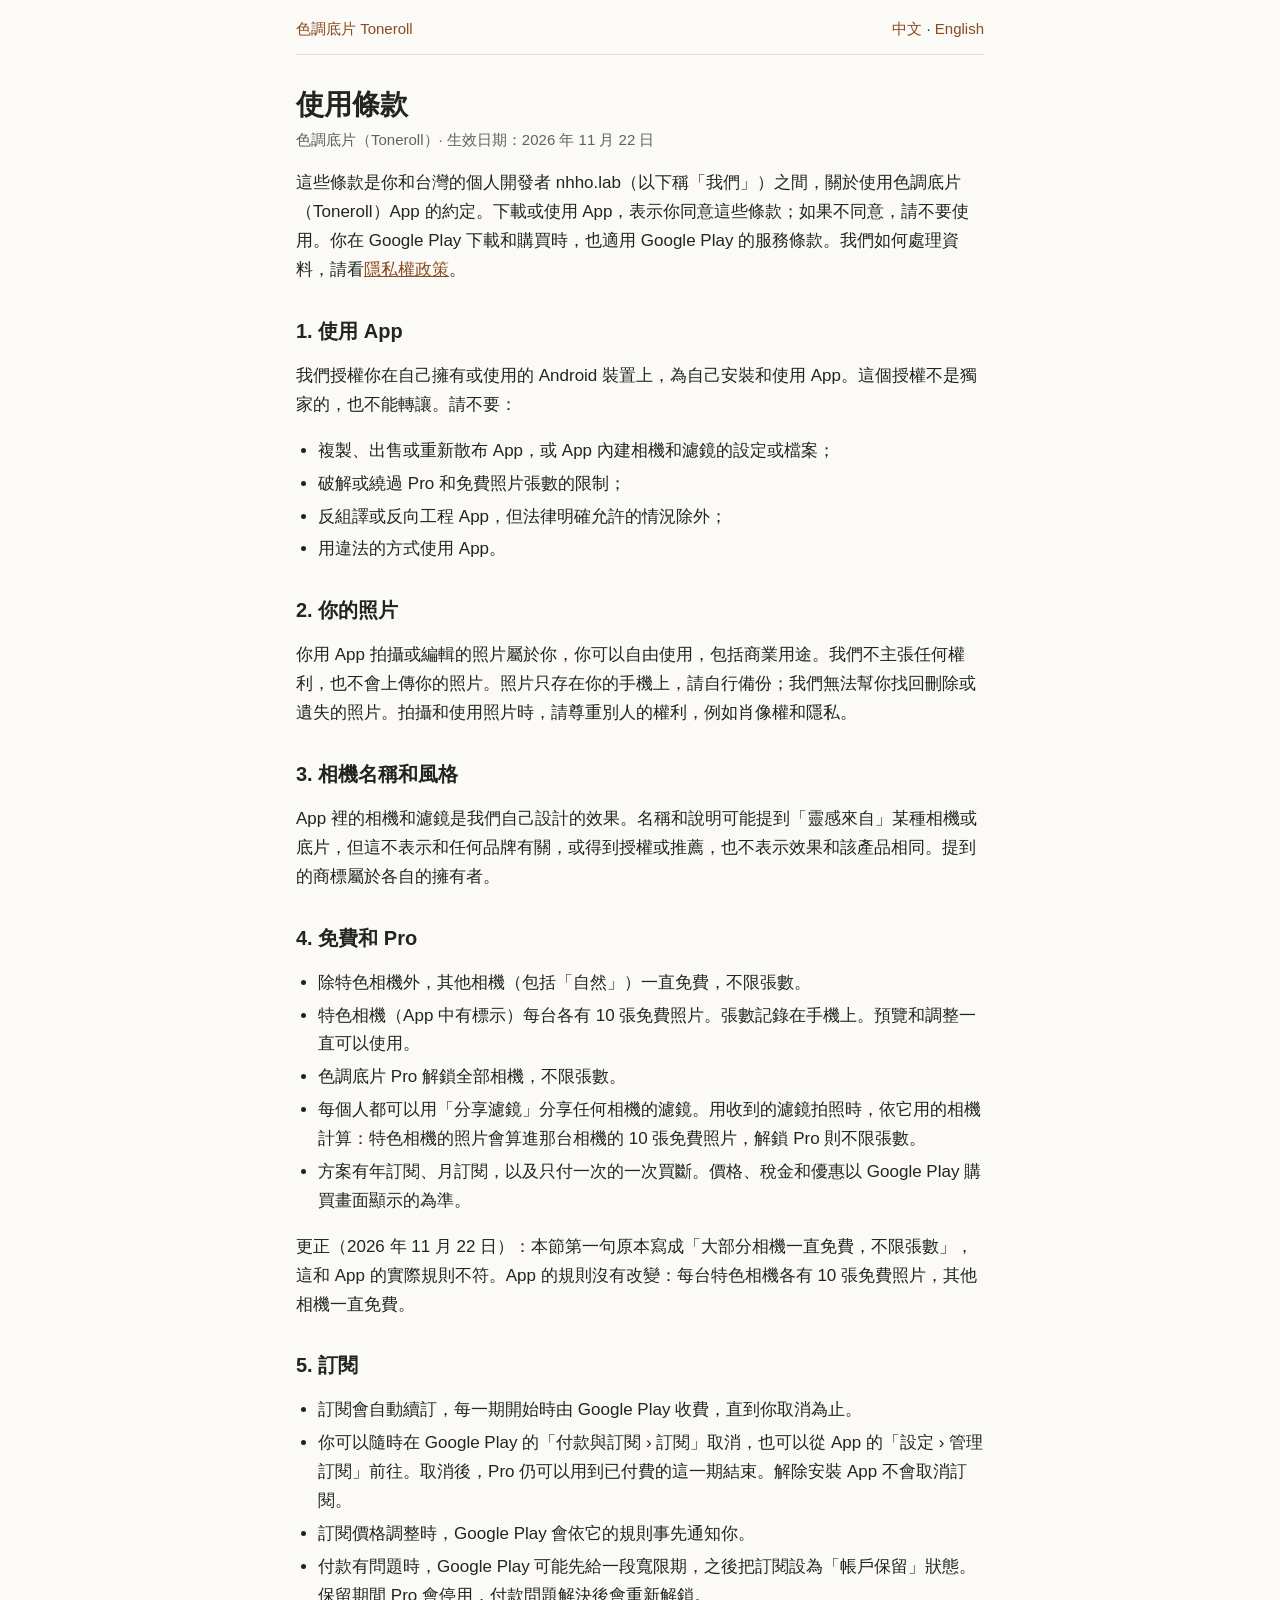
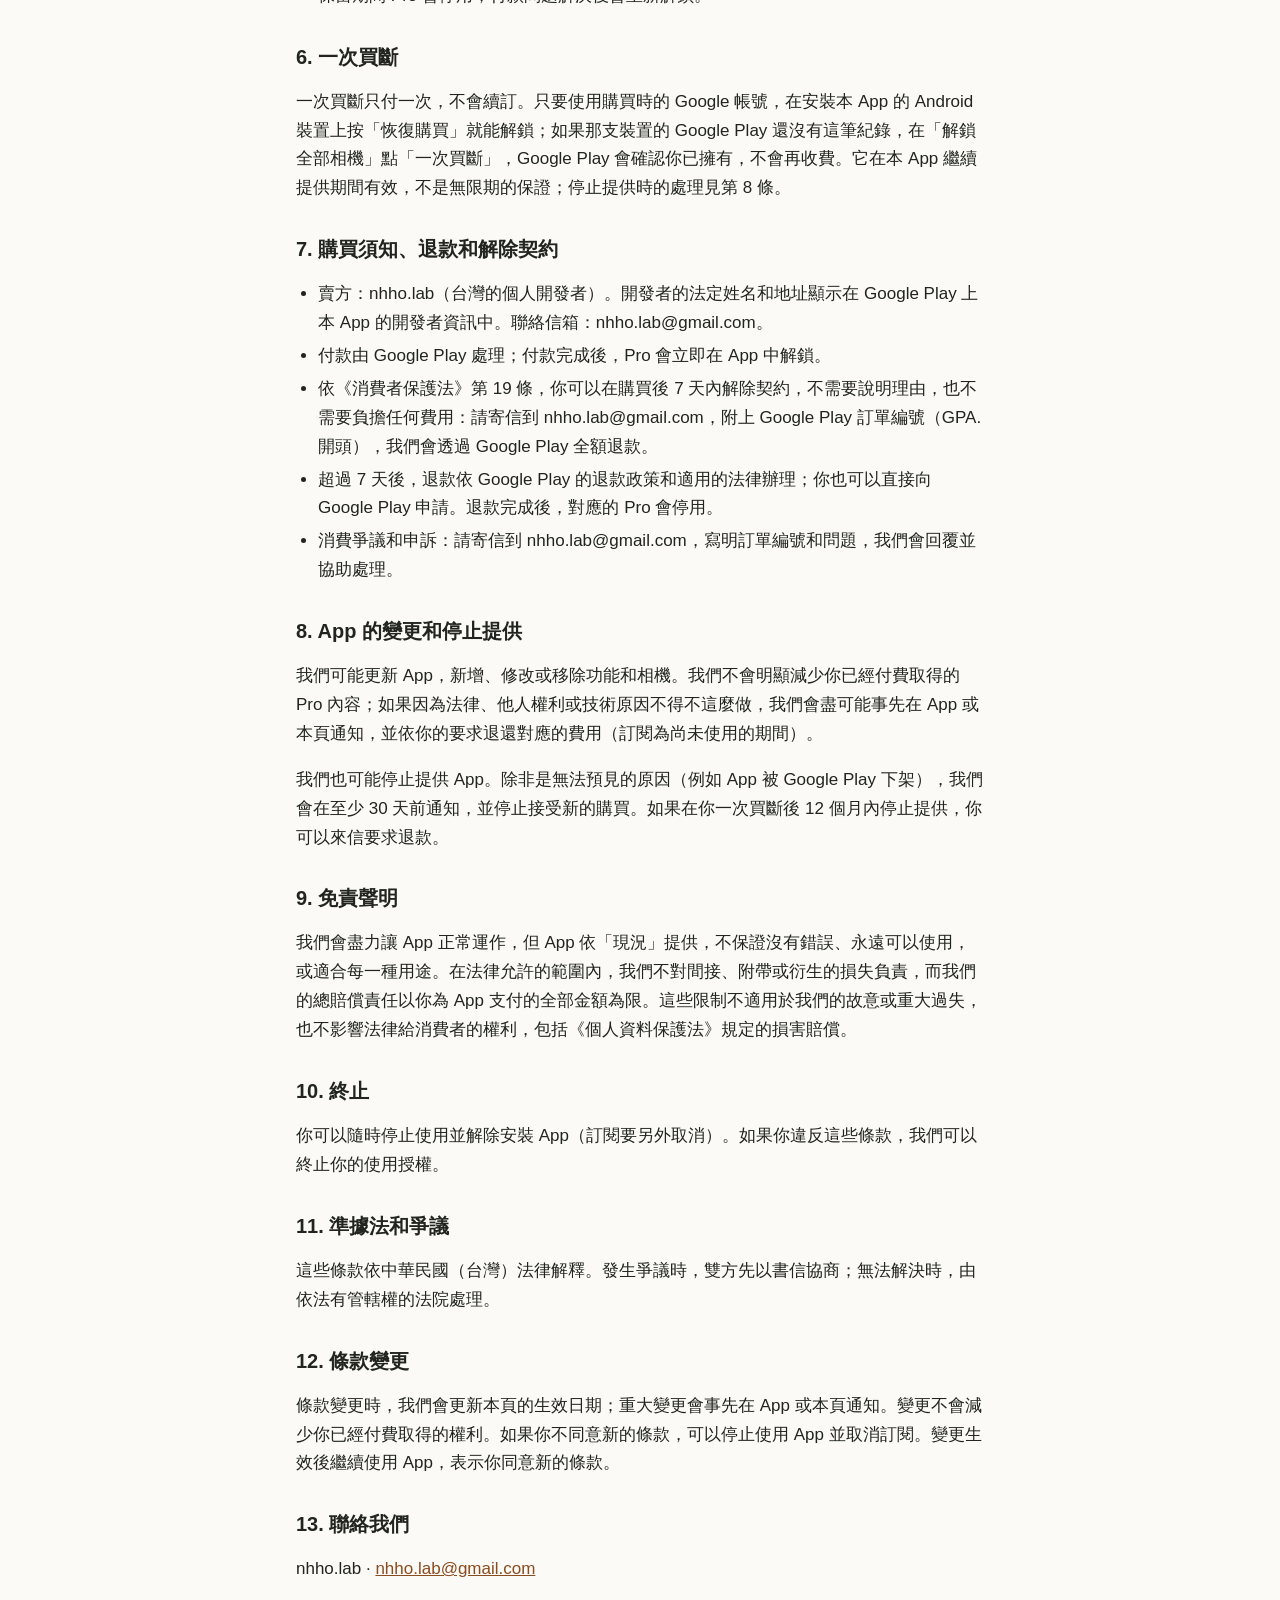
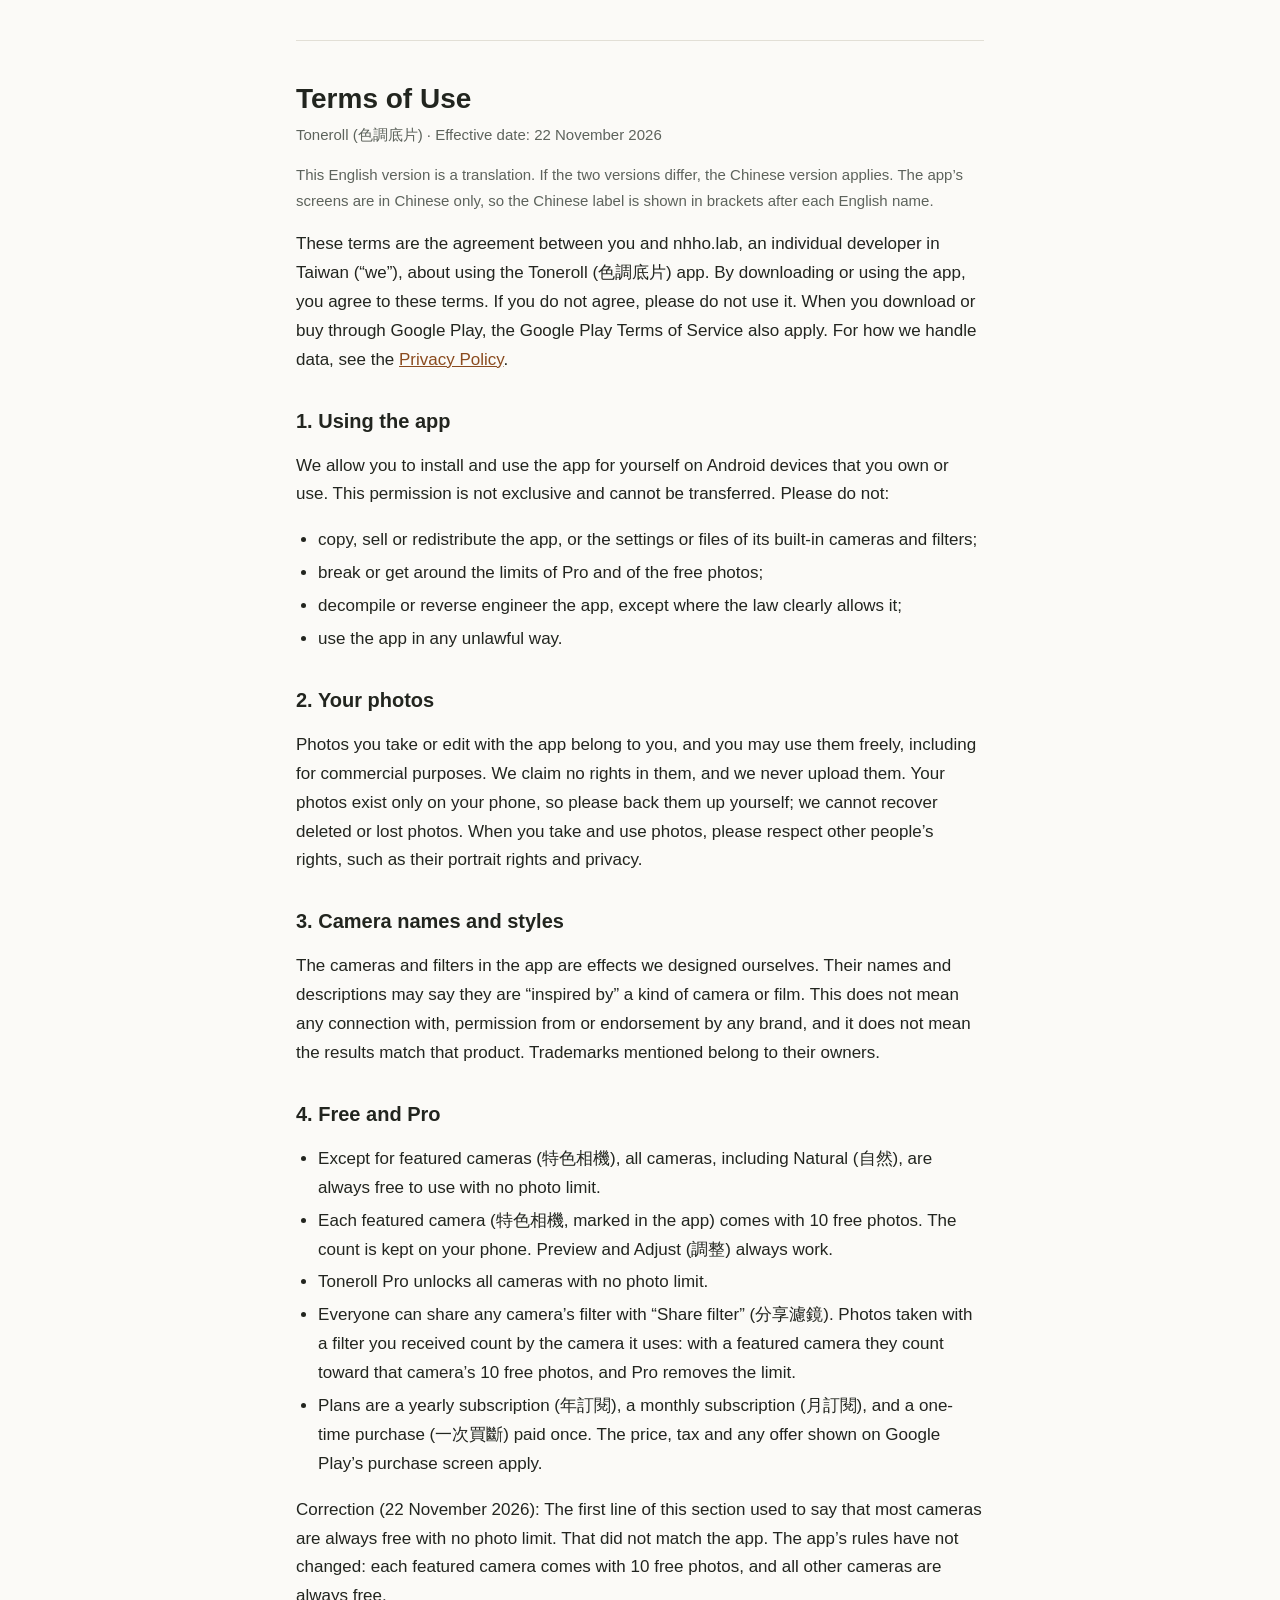
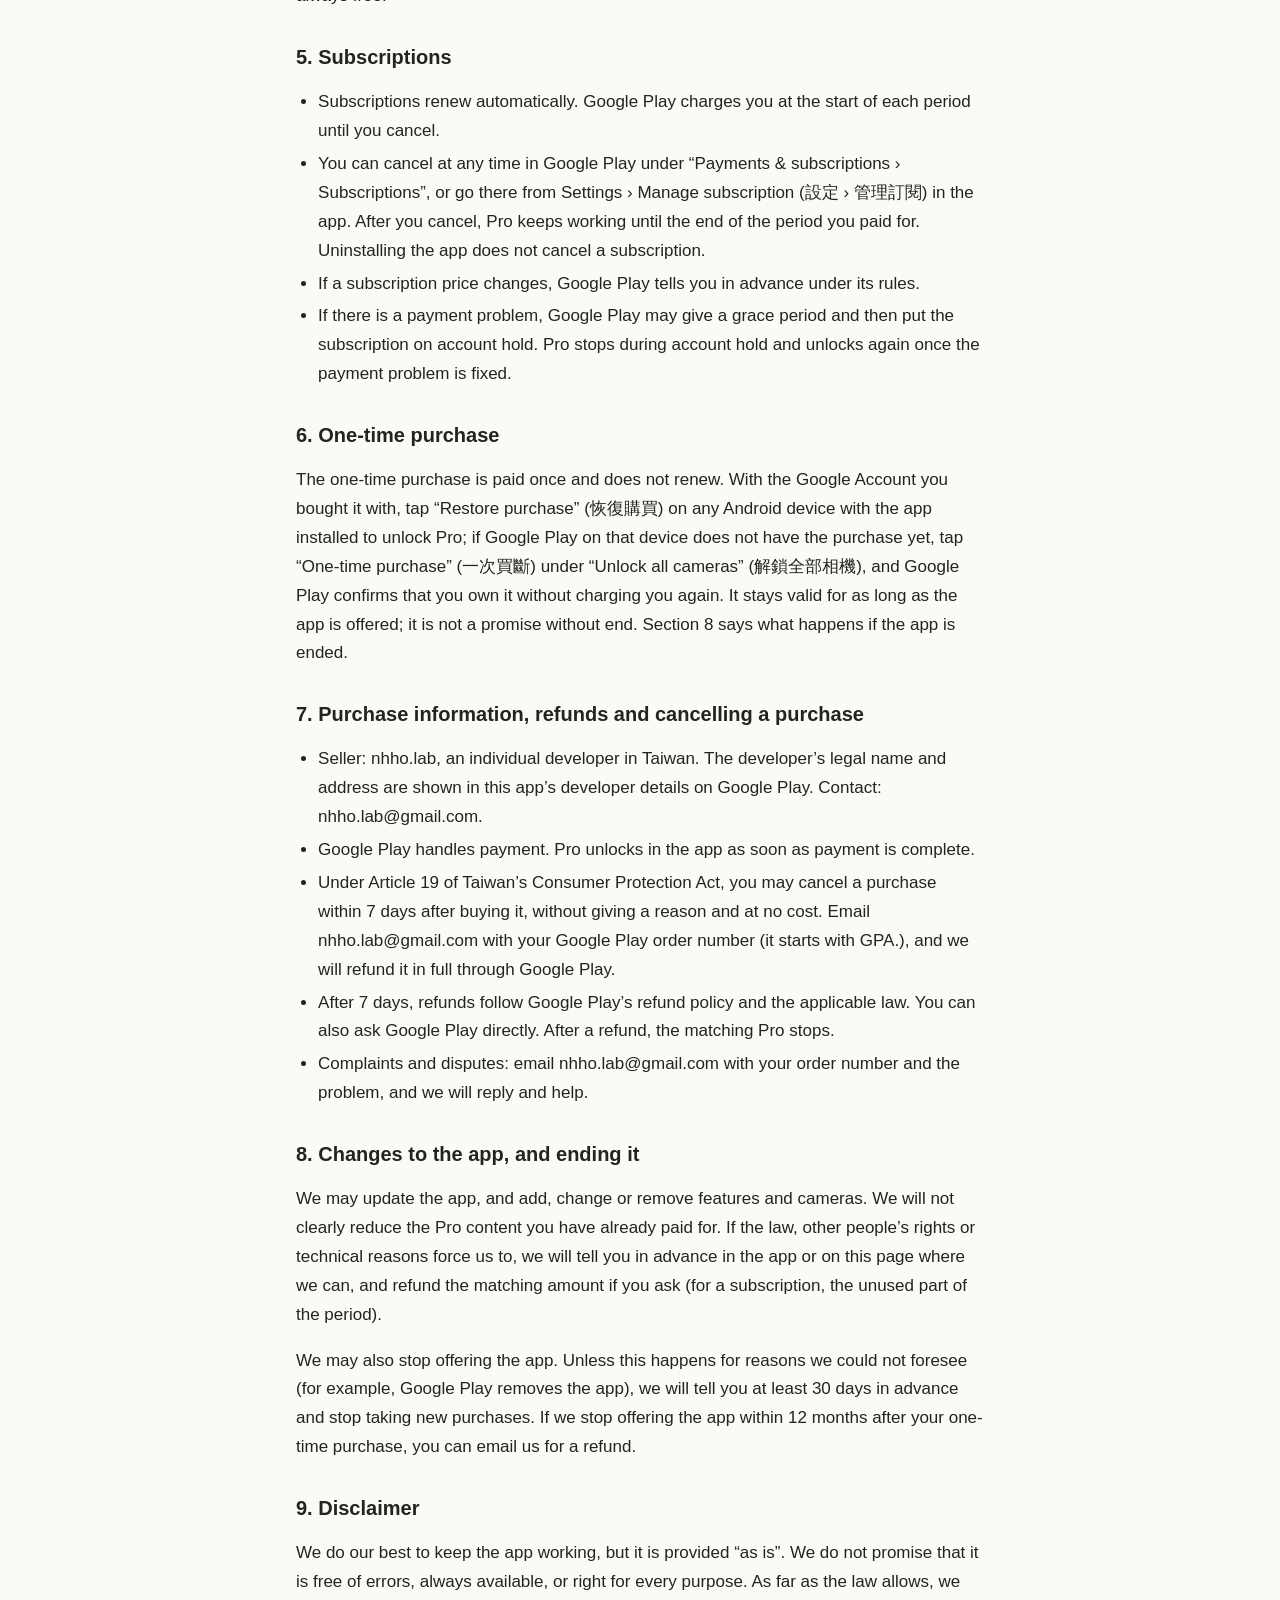
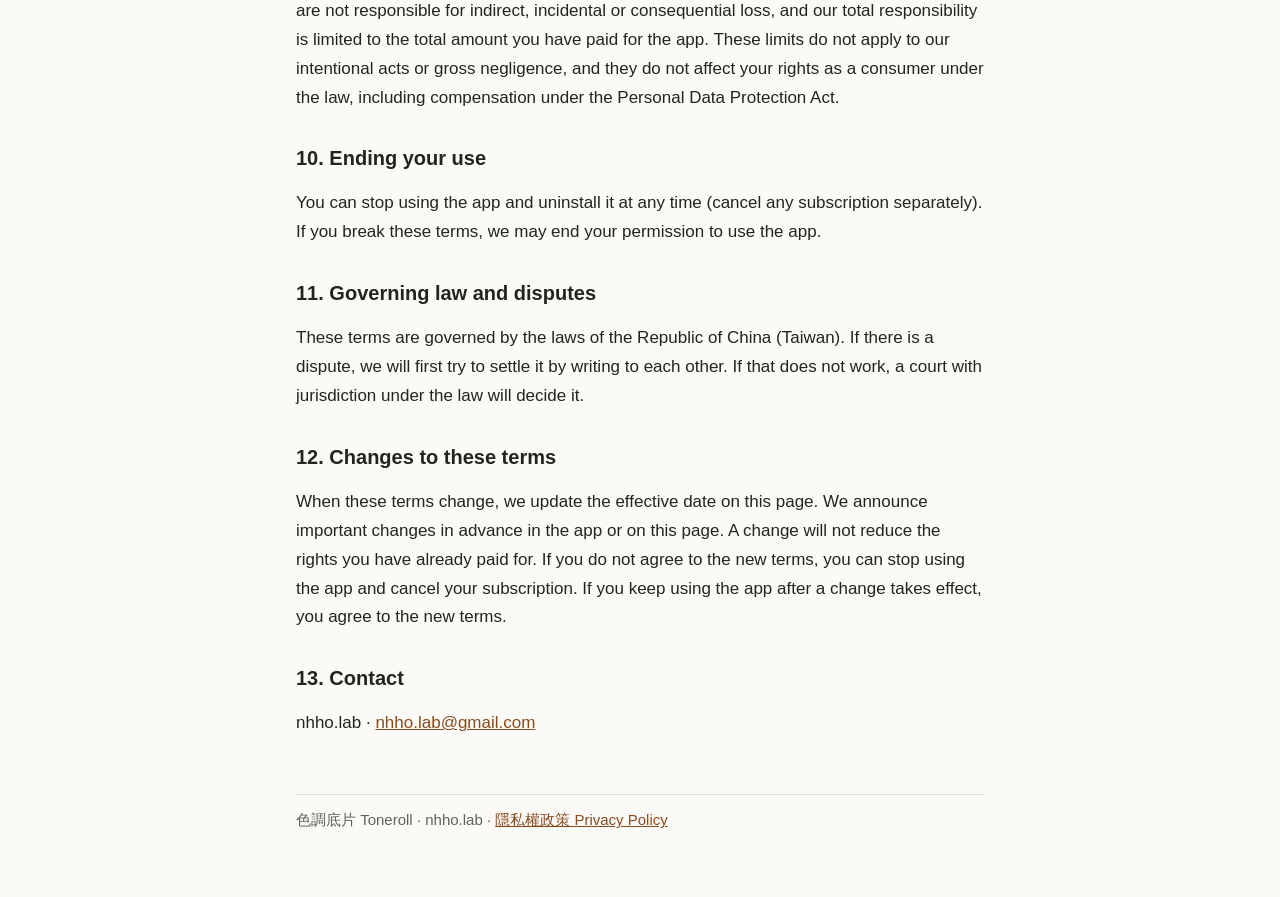
<file: toneroll/terms/index.html>
<!doctype html>
<html lang="zh-Hant-TW">
<head>
<meta charset="utf-8">
<meta name="viewport" content="width=device-width, initial-scale=1">
<title>使用條款 · 色調底片 Toneroll</title>
<link rel="stylesheet" href="../style.css">
</head>
<body>
<main>
<nav class="top"><a href="../">色調底片 Toneroll</a><span><a href="#zh">中文</a> · <a href="#en">English</a></span></nav>

<article id="zh">
<h1>使用條款</h1>
<p class="meta">色調底片（Toneroll）· 生效日期：2026 年 11 月 22 日</p>

<p>這些條款是你和台灣的個人開發者 nhho.lab（以下稱「我們」）之間，關於使用色調底片（Toneroll）App 的約定。下載或使用 App，表示你同意這些條款；如果不同意，請不要使用。你在 Google Play 下載和購買時，也適用 Google Play 的服務條款。我們如何處理資料，請看<a href="../privacy/">隱私權政策</a>。</p>

<h2>1. 使用 App</h2>
<p>我們授權你在自己擁有或使用的 Android 裝置上，為自己安裝和使用 App。這個授權不是獨家的，也不能轉讓。請不要：</p>
<ul>
<li>複製、出售或重新散布 App，或 App 內建相機和濾鏡的設定或檔案；</li>
<li>破解或繞過 Pro 和免費照片張數的限制；</li>
<li>反組譯或反向工程 App，但法律明確允許的情況除外；</li>
<li>用違法的方式使用 App。</li>
</ul>

<h2>2. 你的照片</h2>
<p>你用 App 拍攝或編輯的照片屬於你，你可以自由使用，包括商業用途。我們不主張任何權利，也不會上傳你的照片。照片只存在你的手機上，請自行備份；我們無法幫你找回刪除或遺失的照片。拍攝和使用照片時，請尊重別人的權利，例如肖像權和隱私。</p>

<h2>3. 相機名稱和風格</h2>
<p>App 裡的相機和濾鏡是我們自己設計的效果。名稱和說明可能提到「靈感來自」某種相機或底片，但這不表示和任何品牌有關，或得到授權或推薦，也不表示效果和該產品相同。提到的商標屬於各自的擁有者。</p>

<h2>4. 免費和 Pro</h2>
<ul>
<li>除特色相機外，其他相機（包括「自然」）一直免費，不限張數。</li>
<li>特色相機（App 中有標示）每台各有 10 張免費照片。張數記錄在手機上。預覽和調整一直可以使用。</li>
<li>色調底片 Pro 解鎖全部相機，不限張數。</li>
<li>每個人都可以用「分享濾鏡」分享任何相機的濾鏡。用收到的濾鏡拍照時，依它用的相機計算：特色相機的照片會算進那台相機的 10 張免費照片，解鎖 Pro 則不限張數。</li>
<li>方案有年訂閱、月訂閱，以及只付一次的一次買斷。價格、稅金和優惠以 Google Play 購買畫面顯示的為準。</li>
</ul>
<p>更正（2026 年 11 月 22 日）：本節第一句原本寫成「大部分相機一直免費，不限張數」，這和 App 的實際規則不符。App 的規則沒有改變：每台特色相機各有 10 張免費照片，其他相機一直免費。</p>

<h2>5. 訂閱</h2>
<ul>
<li>訂閱會自動續訂，每一期開始時由 Google Play 收費，直到你取消為止。</li>
<li>你可以隨時在 Google Play 的「付款與訂閱 › 訂閱」取消，也可以從 App 的「設定 › 管理訂閱」前往。取消後，Pro 仍可以用到已付費的這一期結束。解除安裝 App 不會取消訂閱。</li>
<li>訂閱價格調整時，Google Play 會依它的規則事先通知你。</li>
<li>付款有問題時，Google Play 可能先給一段寬限期，之後把訂閱設為「帳戶保留」狀態。保留期間 Pro 會停用，付款問題解決後會重新解鎖。</li>
</ul>

<h2>6. 一次買斷</h2>
<p>一次買斷只付一次，不會續訂。只要使用購買時的 Google 帳號，在安裝本 App 的 Android 裝置上按「恢復購買」就能解鎖；如果那支裝置的 Google Play 還沒有這筆紀錄，在「解鎖全部相機」點「一次買斷」，Google Play 會確認你已擁有，不會再收費。它在本 App 繼續提供期間有效，不是無限期的保證；停止提供時的處理見第 8 條。</p>

<h2>7. 購買須知、退款和解除契約</h2>
<ul>
<li>賣方：nhho.lab（台灣的個人開發者）。開發者的法定姓名和地址顯示在 Google Play 上本 App 的開發者資訊中。聯絡信箱：nhho.lab@gmail.com。</li>
<li>付款由 Google Play 處理；付款完成後，Pro 會立即在 App 中解鎖。</li>
<li>依《消費者保護法》第 19 條，你可以在購買後 7 天內解除契約，不需要說明理由，也不需要負擔任何費用：請寄信到 nhho.lab@gmail.com，附上 Google Play 訂單編號（GPA. 開頭），我們會透過 Google Play 全額退款。</li>
<li>超過 7 天後，退款依 Google Play 的退款政策和適用的法律辦理；你也可以直接向 Google Play 申請。退款完成後，對應的 Pro 會停用。</li>
<li>消費爭議和申訴：請寄信到 nhho.lab@gmail.com，寫明訂單編號和問題，我們會回覆並協助處理。</li>
</ul>

<h2>8. App 的變更和停止提供</h2>
<p>我們可能更新 App，新增、修改或移除功能和相機。我們不會明顯減少你已經付費取得的 Pro 內容；如果因為法律、他人權利或技術原因不得不這麼做，我們會盡可能事先在 App 或本頁通知，並依你的要求退還對應的費用（訂閱為尚未使用的期間）。</p>
<p>我們也可能停止提供 App。除非是無法預見的原因（例如 App 被 Google Play 下架），我們會在至少 30 天前通知，並停止接受新的購買。如果在你一次買斷後 12 個月內停止提供，你可以來信要求退款。</p>

<h2>9. 免責聲明</h2>
<p>我們會盡力讓 App 正常運作，但 App 依「現況」提供，不保證沒有錯誤、永遠可以使用，或適合每一種用途。在法律允許的範圍內，我們不對間接、附帶或衍生的損失負責，而我們的總賠償責任以你為 App 支付的全部金額為限。這些限制不適用於我們的故意或重大過失，也不影響法律給消費者的權利，包括《個人資料保護法》規定的損害賠償。</p>

<h2>10. 終止</h2>
<p>你可以隨時停止使用並解除安裝 App（訂閱要另外取消）。如果你違反這些條款，我們可以終止你的使用授權。</p>

<h2>11. 準據法和爭議</h2>
<p>這些條款依中華民國（台灣）法律解釋。發生爭議時，雙方先以書信協商；無法解決時，由依法有管轄權的法院處理。</p>

<h2>12. 條款變更</h2>
<p>條款變更時，我們會更新本頁的生效日期；重大變更會事先在 App 或本頁通知。變更不會減少你已經付費取得的權利。如果你不同意新的條款，可以停止使用 App 並取消訂閱。變更生效後繼續使用 App，表示你同意新的條款。</p>

<h2>13. 聯絡我們</h2>
<p>nhho.lab · <a href="mailto:nhho.lab@gmail.com">nhho.lab@gmail.com</a></p>
</article>

<article id="en" lang="en">
<h1>Terms of Use</h1>
<p class="meta">Toneroll (色調底片) · Effective date: 22 November 2026</p>
<p class="meta">This English version is a translation. If the two versions differ, the Chinese version applies. The app’s screens are in Chinese only, so the Chinese label is shown in brackets after each English name.</p>

<p>These terms are the agreement between you and nhho.lab, an individual developer in Taiwan (“we”), about using the Toneroll (色調底片) app. By downloading or using the app, you agree to these terms. If you do not agree, please do not use it. When you download or buy through Google Play, the Google Play Terms of Service also apply. For how we handle data, see the <a href="../privacy/">Privacy Policy</a>.</p>

<h2>1. Using the app</h2>
<p>We allow you to install and use the app for yourself on Android devices that you own or use. This permission is not exclusive and cannot be transferred. Please do not:</p>
<ul>
<li>copy, sell or redistribute the app, or the settings or files of its built-in cameras and filters;</li>
<li>break or get around the limits of Pro and of the free photos;</li>
<li>decompile or reverse engineer the app, except where the law clearly allows it;</li>
<li>use the app in any unlawful way.</li>
</ul>

<h2>2. Your photos</h2>
<p>Photos you take or edit with the app belong to you, and you may use them freely, including for commercial purposes. We claim no rights in them, and we never upload them. Your photos exist only on your phone, so please back them up yourself; we cannot recover deleted or lost photos. When you take and use photos, please respect other people’s rights, such as their portrait rights and privacy.</p>

<h2>3. Camera names and styles</h2>
<p>The cameras and filters in the app are effects we designed ourselves. Their names and descriptions may say they are “inspired by” a kind of camera or film. This does not mean any connection with, permission from or endorsement by any brand, and it does not mean the results match that product. Trademarks mentioned belong to their owners.</p>

<h2>4. Free and Pro</h2>
<ul>
<li>Except for featured cameras (特色相機), all cameras, including Natural (自然), are always free to use with no photo limit.</li>
<li>Each featured camera (特色相機, marked in the app) comes with 10 free photos. The count is kept on your phone. Preview and Adjust (調整) always work.</li>
<li>Toneroll Pro unlocks all cameras with no photo limit.</li>
<li>Everyone can share any camera’s filter with “Share filter” (分享濾鏡). Photos taken with a filter you received count by the camera it uses: with a featured camera they count toward that camera’s 10 free photos, and Pro removes the limit.</li>
<li>Plans are a yearly subscription (年訂閱), a monthly subscription (月訂閱), and a one-time purchase (一次買斷) paid once. The price, tax and any offer shown on Google Play’s purchase screen apply.</li>
</ul>
<p>Correction (22 November 2026): The first line of this section used to say that most cameras are always free with no photo limit. That did not match the app. The app’s rules have not changed: each featured camera comes with 10 free photos, and all other cameras are always free.</p>

<h2>5. Subscriptions</h2>
<ul>
<li>Subscriptions renew automatically. Google Play charges you at the start of each period until you cancel.</li>
<li>You can cancel at any time in Google Play under “Payments &amp; subscriptions › Subscriptions”, or go there from Settings › Manage subscription (設定 › 管理訂閱) in the app. After you cancel, Pro keeps working until the end of the period you paid for. Uninstalling the app does not cancel a subscription.</li>
<li>If a subscription price changes, Google Play tells you in advance under its rules.</li>
<li>If there is a payment problem, Google Play may give a grace period and then put the subscription on account hold. Pro stops during account hold and unlocks again once the payment problem is fixed.</li>
</ul>

<h2>6. One-time purchase</h2>
<p>The one-time purchase is paid once and does not renew. With the Google Account you bought it with, tap “Restore purchase” (恢復購買) on any Android device with the app installed to unlock Pro; if Google Play on that device does not have the purchase yet, tap “One-time purchase” (一次買斷) under “Unlock all cameras” (解鎖全部相機), and Google Play confirms that you own it without charging you again. It stays valid for as long as the app is offered; it is not a promise without end. Section 8 says what happens if the app is ended.</p>

<h2>7. Purchase information, refunds and cancelling a purchase</h2>
<ul>
<li>Seller: nhho.lab, an individual developer in Taiwan. The developer’s legal name and address are shown in this app’s developer details on Google Play. Contact: nhho.lab@gmail.com.</li>
<li>Google Play handles payment. Pro unlocks in the app as soon as payment is complete.</li>
<li>Under Article 19 of Taiwan’s Consumer Protection Act, you may cancel a purchase within 7 days after buying it, without giving a reason and at no cost. Email nhho.lab@gmail.com with your Google Play order number (it starts with GPA.), and we will refund it in full through Google Play.</li>
<li>After 7 days, refunds follow Google Play’s refund policy and the applicable law. You can also ask Google Play directly. After a refund, the matching Pro stops.</li>
<li>Complaints and disputes: email nhho.lab@gmail.com with your order number and the problem, and we will reply and help.</li>
</ul>

<h2>8. Changes to the app, and ending it</h2>
<p>We may update the app, and add, change or remove features and cameras. We will not clearly reduce the Pro content you have already paid for. If the law, other people’s rights or technical reasons force us to, we will tell you in advance in the app or on this page where we can, and refund the matching amount if you ask (for a subscription, the unused part of the period).</p>
<p>We may also stop offering the app. Unless this happens for reasons we could not foresee (for example, Google Play removes the app), we will tell you at least 30 days in advance and stop taking new purchases. If we stop offering the app within 12 months after your one-time purchase, you can email us for a refund.</p>

<h2>9. Disclaimer</h2>
<p>We do our best to keep the app working, but it is provided “as is”. We do not promise that it is free of errors, always available, or right for every purpose. As far as the law allows, we are not responsible for indirect, incidental or consequential loss, and our total responsibility is limited to the total amount you have paid for the app. These limits do not apply to our intentional acts or gross negligence, and they do not affect your rights as a consumer under the law, including compensation under the Personal Data Protection Act.</p>

<h2>10. Ending your use</h2>
<p>You can stop using the app and uninstall it at any time (cancel any subscription separately). If you break these terms, we may end your permission to use the app.</p>

<h2>11. Governing law and disputes</h2>
<p>These terms are governed by the laws of the Republic of China (Taiwan). If there is a dispute, we will first try to settle it by writing to each other. If that does not work, a court with jurisdiction under the law will decide it.</p>

<h2>12. Changes to these terms</h2>
<p>When these terms change, we update the effective date on this page. We announce important changes in advance in the app or on this page. A change will not reduce the rights you have already paid for. If you do not agree to the new terms, you can stop using the app and cancel your subscription. If you keep using the app after a change takes effect, you agree to the new terms.</p>

<h2>13. Contact</h2>
<p>nhho.lab · <a href="mailto:nhho.lab@gmail.com">nhho.lab@gmail.com</a></p>
</article>

<footer>色調底片 Toneroll · nhho.lab · <a href="../privacy/">隱私權政策 Privacy Policy</a></footer>
</main>
</body>
</html>
</file>
<file: toneroll/style.css>
:root {
  --bg: #fbfaf7;
  --text: #22251f;
  --muted: #5d635c;
  --line: #e2dfd6;
  --link: #8a4b1f;
  color-scheme: light dark;
}

@media (prefers-color-scheme: dark) {
  :root {
    --bg: #121411;
    --text: #e9e7e0;
    --muted: #a3a89f;
    --line: #2c302a;
    --link: #e2a36f;
  }
}

* { box-sizing: border-box; }

body {
  margin: 0;
  background: var(--bg);
  color: var(--text);
  font: 17px/1.7 -apple-system, BlinkMacSystemFont, "Segoe UI", Roboto, "Noto Sans TC", "PingFang TC", "Microsoft JhengHei", sans-serif;
}

main {
  max-width: 720px;
  margin: 0 auto;
  padding: 16px 16px 64px;
}

a { color: var(--link); }

nav.top {
  display: flex;
  justify-content: space-between;
  gap: 12px;
  flex-wrap: wrap;
  padding-bottom: 12px;
  border-bottom: 1px solid var(--line);
  font-size: 15px;
}

nav.top a { text-decoration: none; }

h1 { font-size: 28px; line-height: 1.3; margin: 32px 0 4px; }
h2 { font-size: 20px; line-height: 1.4; margin: 32px 0 8px; }
h3 { font-size: 17px; margin: 20px 0 4px; }

.meta { color: var(--muted); font-size: 15px; margin-top: 0; }

ul { padding-left: 1.3em; }
li { margin: 4px 0; }

article + article {
  margin-top: 56px;
  padding-top: 8px;
  border-top: 1px solid var(--line);
}

footer {
  margin-top: 56px;
  padding-top: 12px;
  border-top: 1px solid var(--line);
  color: var(--muted);
  font-size: 15px;
}
</file>
